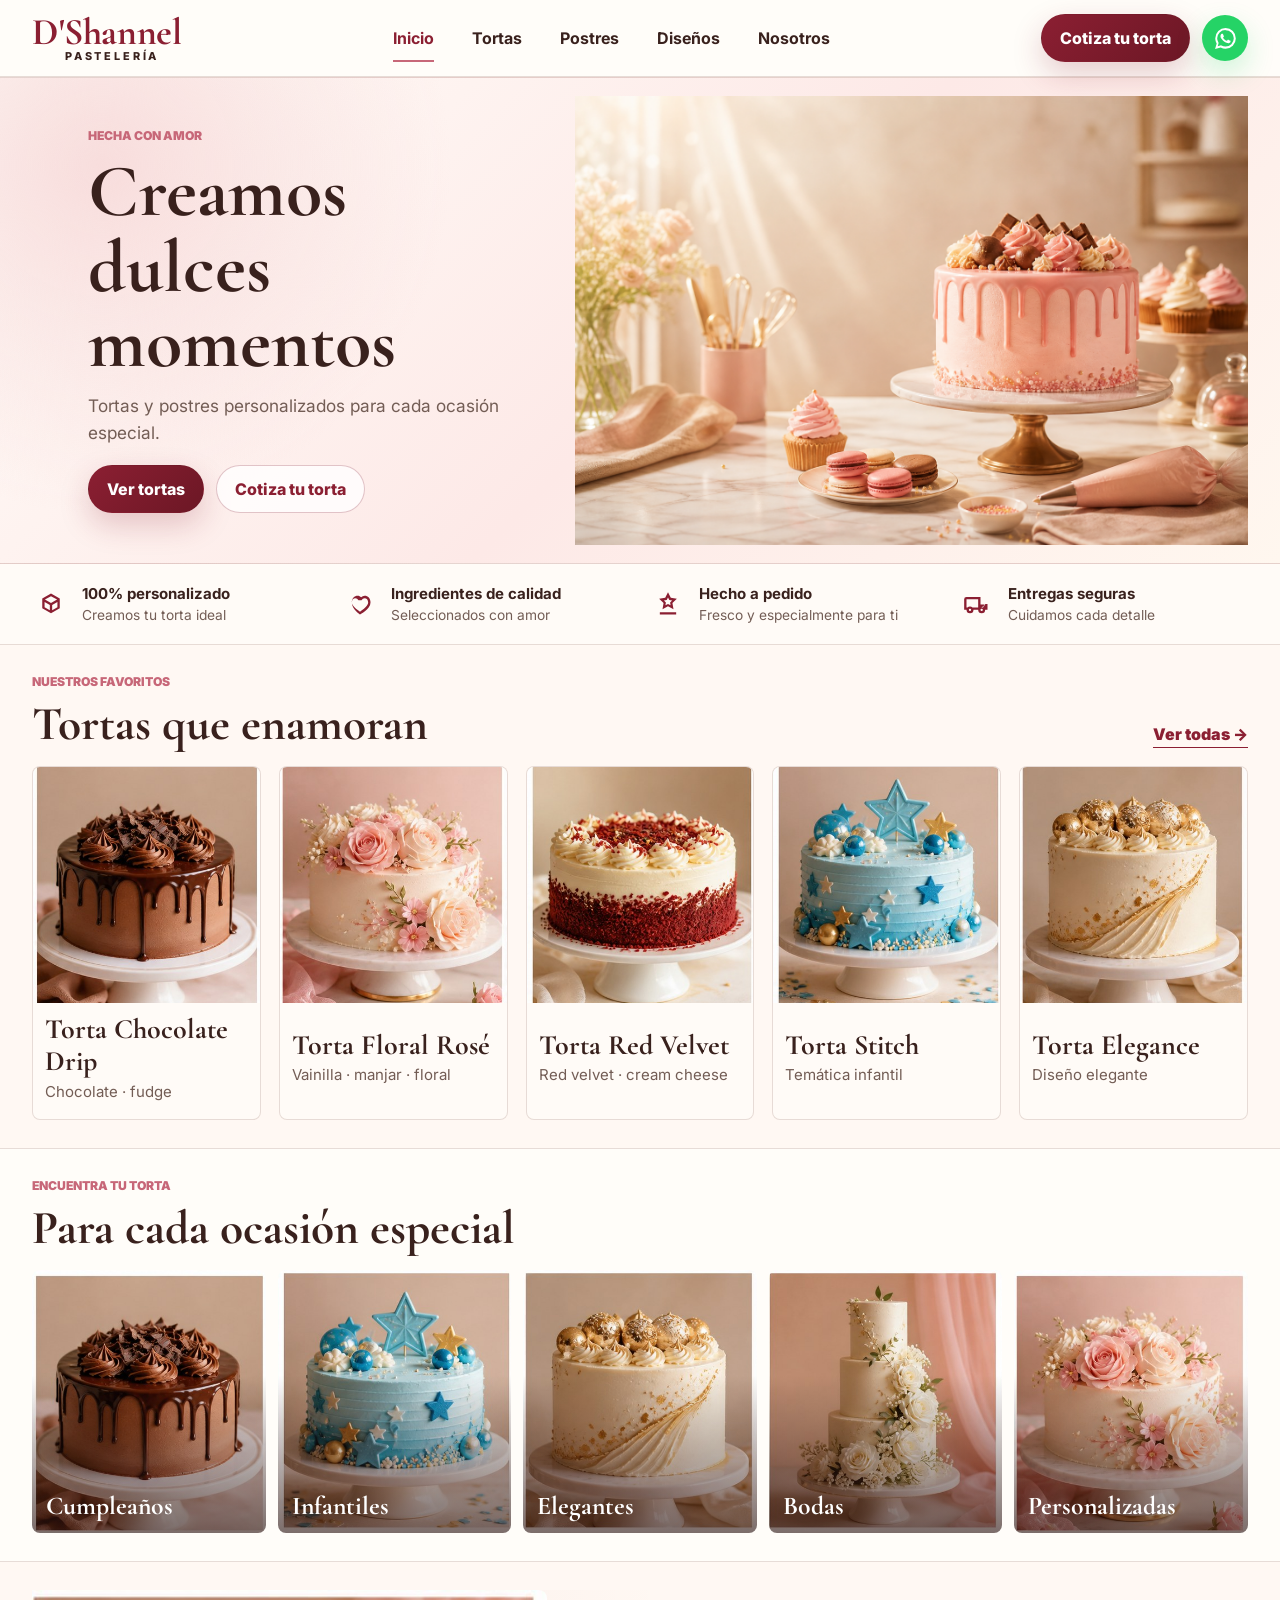
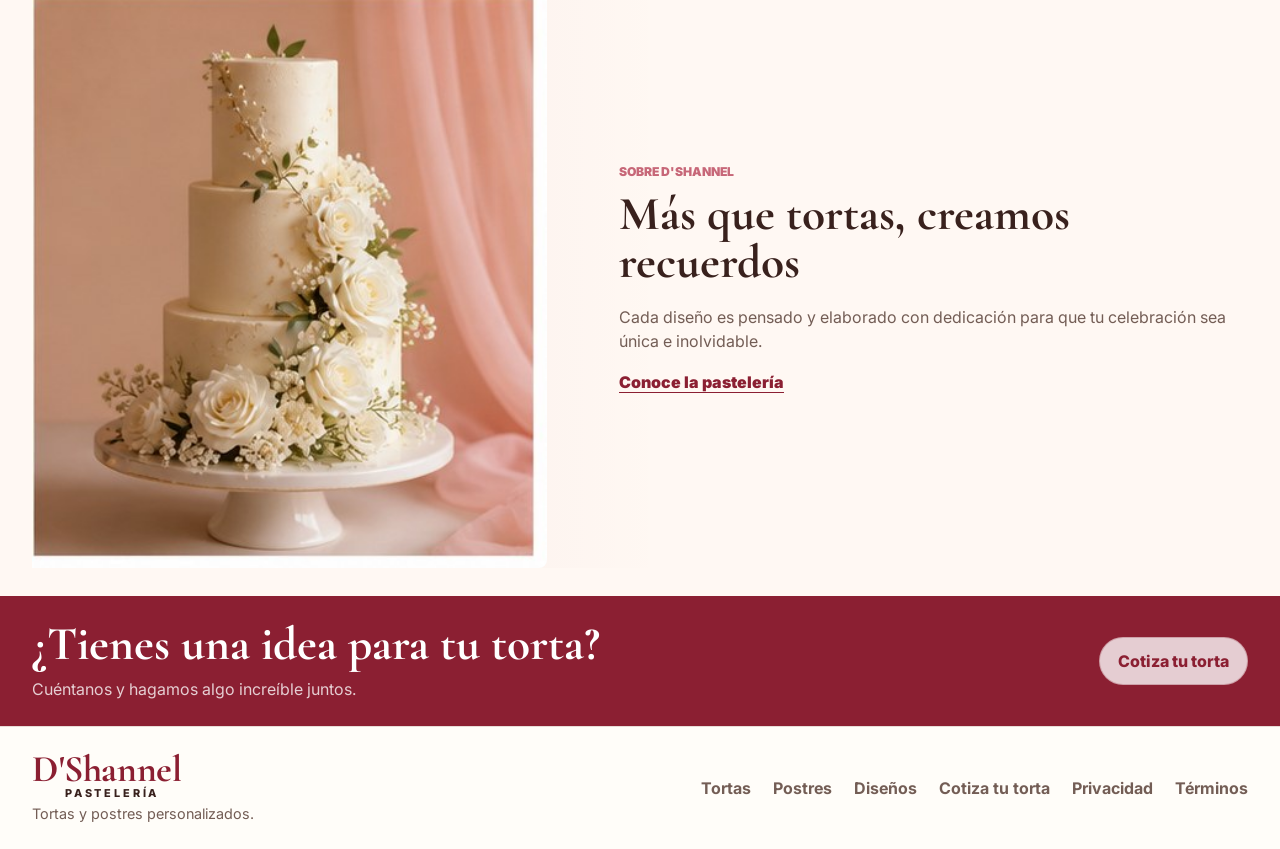
<file: index.html>
<!DOCTYPE html>
<html lang="es">
<head>
  <meta charset="UTF-8">
  <meta name="viewport" content="width=device-width, initial-scale=1.0">
  <title>D'Shannel Pastelería | Inicio</title>
  <meta name="description" content="D'Shannel Pastelería: tortas y postres personalizados para celebraciones especiales.">
  <link rel="preconnect" href="https://fonts.googleapis.com">
  <link rel="preconnect" href="https://fonts.gstatic.com" crossorigin>
  <link href="https://fonts.googleapis.com/css2?family=Cormorant+Garamond:wght@600;700&family=Inter:wght@400;500;600;700;800&display=swap" rel="stylesheet">
  <link rel="stylesheet" href="style.css?v=site2">
</head>
<body>
  <header class="site-header">
    <div class="container header-inner">
      <a class="brand" href="index.html" aria-label="Ir al inicio">
        <strong>D'Shannel</strong>
        <span>PASTELERÍA</span>
      </a>
      <button class="menu-toggle" type="button" aria-label="Abrir menú" aria-expanded="false"><span></span><span></span></button>
      <nav class="nav-links" aria-label="Navegación principal">
        <a class="active" href="index.html">Inicio</a>
        <a href="tortas.html">Tortas</a>
        <a href="postres.html">Postres</a>
        <a href="disenos.html">Diseños</a>
        <a href="nosotros.html">Nosotros</a>
      </nav>
      <a class="header-cta" href="cotizar.html">Cotiza tu torta</a>
    </div>
  </header>

  <main>
    <section class="home-hero hero-frame">
      <div class="container hero">
        <div class="hero-copy reveal">
          <p class="eyebrow">Hecha con amor</p>
          <h1>Creamos dulces momentos</h1>
          <p>Tortas y postres personalizados para cada ocasión especial.</p>
          <div class="hero-actions">
            <a class="btn primary" href="tortas.html">Ver tortas</a>
            <a class="btn secondary" href="cotizar.html">Cotiza tu torta</a>
          </div>
        </div>
        <div class="hero-visual reveal">
          <img src="assets/hero-pasteleria.png" alt="Torta floral de D'Shannel Pastelería">
        </div>
      </div>
    </section>

    <section class="benefit-strip">
      <div class="container benefit-grid">
        <article>
          <span class="benefit-icon"><svg viewBox="0 0 24 24"><path d="M12 3 4.5 7.2v8.4L12 20l7.5-4.4V7.2L12 3Zm0 2.3 5.2 2.9L12 11.1 6.8 8.2 12 5.3Zm-5.5 5 4.5 2.5v4.6l-4.5-2.6v-4.5Zm6.5 7.1v-4.6l4.5-2.5v4.5L13 17.4Z"/></svg></span>
          <div><strong>100% personalizado</strong><p>Creamos tu torta ideal</p></div>
        </article>
        <article>
          <span class="benefit-icon"><svg viewBox="0 0 24 24"><path d="M12 21s-7-4.4-7-10.3C5 7.2 7.2 5 10 5c1.2 0 2.2.5 3 1.3A4 4 0 0 1 16 5c2.8 0 5 2.2 5 5.7C21 16.6 12 21 12 21Zm0-2.4c2.7-1.8 7-5.3 7-7.9C19 8.3 17.6 7 16 7c-1.2 0-2 .7-2.7 1.7h-2.6C10 7.7 9.2 7 8 7c-1.6 0-3 1.3-3 3.7 0 2.7 4.3 6.1 7 7.9Z"/></svg></span>
          <div><strong>Ingredientes de calidad</strong><p>Seleccionados con amor</p></div>
        </article>
        <article>
          <span class="benefit-icon"><svg viewBox="0 0 24 24"><path d="m12 2 2.4 4.7 5.2.8-3.8 3.7.9 5.2L12 14l-4.7 2.4.9-5.2-3.8-3.7 5.2-.8L12 2Zm0 4.4-1.1 2.2-2.4.4 1.7 1.7-.4 2.4 2.2-1.1 2.2 1.1-.4-2.4L15.5 9l-2.4-.4L12 6.4ZM5 19h14v2H5v-2Z"/></svg></span>
          <div><strong>Hecho a pedido</strong><p>Fresco y especialmente para ti</p></div>
        </article>
        <article>
          <span class="benefit-icon"><svg viewBox="0 0 24 24"><path d="M3 6h12v9h2.2l2-3H21v5h-2a3 3 0 0 1-6 0H9a3 3 0 0 1-6 0H1V8a2 2 0 0 1 2-2Zm0 2v7h.8a3 3 0 0 1 4.4 0H13V8H3Zm12 2v5h.8a3 3 0 0 1 1.6-.8l1.1-1.7H15V10ZM6 18a1 1 0 1 0 0-2 1 1 0 0 0 0 2Zm10 0a1 1 0 1 0 0-2 1 1 0 0 0 0 2Z"/></svg></span>
          <div><strong>Entregas seguras</strong><p>Cuidamos cada detalle</p></div>
        </article>
      </div>
    </section>

    <section class="home-featured">
      <div class="container">
        <div class="section-head reveal">
          <div>
            <p class="eyebrow">Nuestros favoritos</p>
            <h2>Tortas que enamoran</h2>
          </div>
          <a class="text-link with-arrow" href="tortas.html">Ver todas</a>
        </div>
        <div class="featured-grid featured-grid-five reveal">
          <article class="product-card"><img src="assets/catalog/torta-chocolate-drip.jpg" alt="Torta Chocolate Drip"><div><h3>Torta Chocolate Drip</h3><p>Chocolate · fudge</p></div></article>
          <article class="product-card"><img src="assets/catalog/torta-floral-rose.jpg" alt="Torta Floral Rosé"><div><h3>Torta Floral Rosé</h3><p>Vainilla · manjar · floral</p></div></article>
          <article class="product-card"><img src="assets/catalog/torta-red-velvet.jpg" alt="Torta Red Velvet"><div><h3>Torta Red Velvet</h3><p>Red velvet · cream cheese</p></div></article>
          <article class="product-card"><img src="assets/catalog/torta-infantil-azul.jpg" alt="Torta temática infantil"><div><h3>Torta Stitch</h3><p>Temática infantil</p></div></article>
          <article class="product-card"><img src="assets/catalog/torta-elegance.jpg" alt="Torta Elegance"><div><h3>Torta Elegance</h3><p>Diseño elegante</p></div></article>
        </div>
      </div>
    </section>

    <section class="category-band">
      <div class="container">
        <div class="section-head reveal">
          <div>
            <p class="eyebrow">Encuentra tu torta</p>
            <h2>Para cada ocasión especial</h2>
          </div>
        </div>
        <div class="category-grid reveal">
          <a class="category-tile" href="tortas.html?categoria=cumpleanos"><img src="assets/catalog/torta-chocolate-drip.jpg" alt="Tortas de cumpleaños"><span>Cumpleaños</span></a>
          <a class="category-tile" href="tortas.html?categoria=infantiles"><img src="assets/catalog/torta-infantil-azul.jpg" alt="Tortas infantiles"><span>Infantiles</span></a>
          <a class="category-tile" href="tortas.html?categoria=elegantes"><img src="assets/catalog/torta-elegance.jpg" alt="Tortas elegantes"><span>Elegantes</span></a>
          <a class="category-tile" href="tortas.html?categoria=bodas"><img src="assets/catalog/torta-bodas.jpg" alt="Tortas de bodas"><span>Bodas</span></a>
          <a class="category-tile" href="tortas.html?categoria=personalizadas"><img src="assets/catalog/torta-floral-rose.jpg" alt="Tortas personalizadas"><span>Personalizadas</span></a>
        </div>
      </div>
    </section>

    <section class="mini-about">
      <div class="container about-split">
        <div class="about-photo reveal">
          <img src="assets/catalog/torta-bodas.jpg" alt="Detalle de torta artesanal">
        </div>
        <div class="reveal">
          <p class="eyebrow">Sobre D'Shannel</p>
          <h2>Más que tortas, creamos recuerdos</h2>
          <p>Cada diseño es pensado y elaborado con dedicación para que tu celebración sea única e inolvidable.</p>
          <a class="text-link" href="nosotros.html">Conoce la pastelería</a>
        </div>
      </div>
    </section>

    <section class="cta-band sticky-cta-band">
      <div class="container">
        <div>
          <h2>¿Tienes una idea para tu torta?</h2>
          <p>Cuéntanos y hagamos algo increíble juntos.</p>
        </div>
        <a class="btn secondary" href="cotizar.html">Cotiza tu torta</a>
      </div>
    </section>
  </main>

  <footer class="site-footer">
    <div class="container footer-inner">
      <div class="footer-brand">
        <a class="brand" href="index.html"><strong>D'Shannel</strong><span>PASTELERÍA</span></a>
        <p>Tortas y postres personalizados.</p>
      </div>
      <nav class="footer-links" aria-label="Enlaces de pie de página">
        <a href="tortas.html">Tortas</a>
        <a href="postres.html">Postres</a>
        <a href="disenos.html">Diseños</a>
        <a href="cotizar.html">Cotiza tu torta</a>
        <a href="politica-privacidad.html">Privacidad</a>
        <a href="terminos-condiciones.html">Términos</a>
      </nav>
    </div>
  </footer>

  <div class="toast" id="toast" role="status" aria-live="polite"></div>
  <script src="script.js?v=site2"></script>
</body>
</html>
</file>
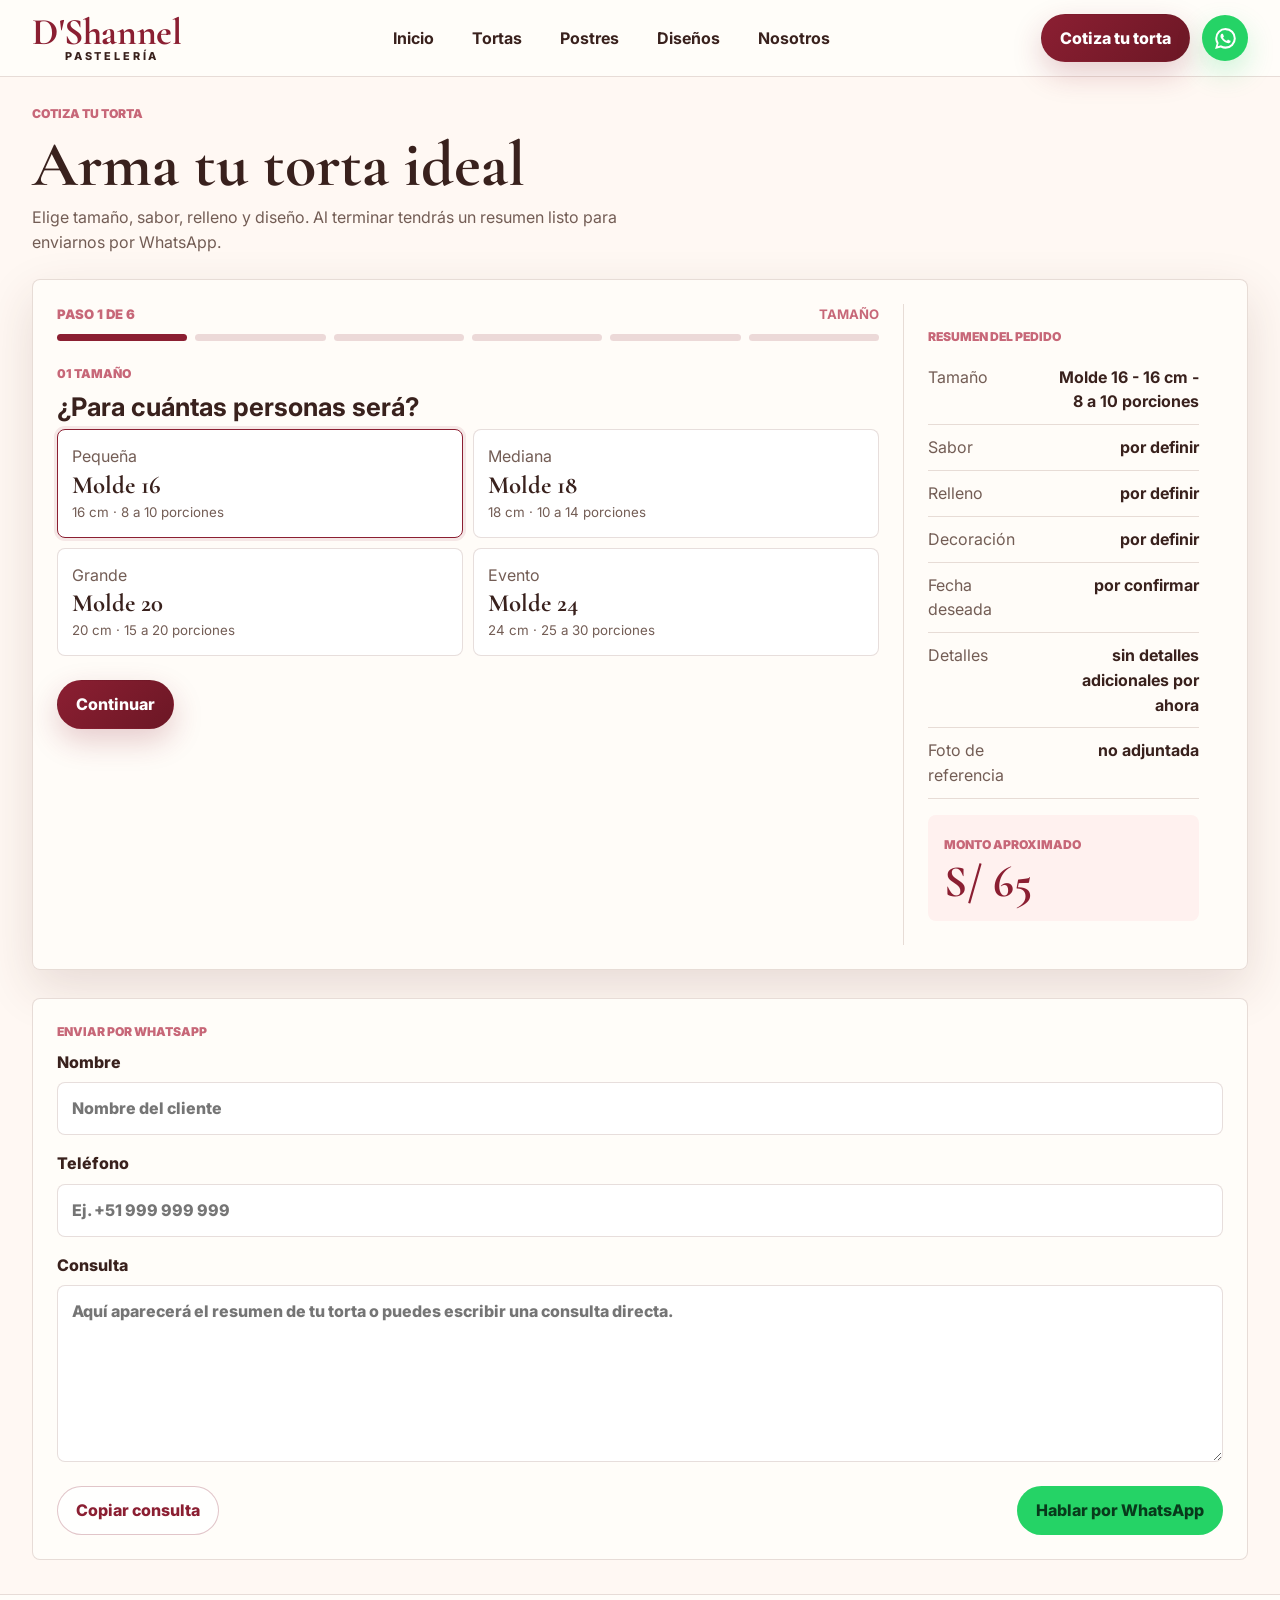
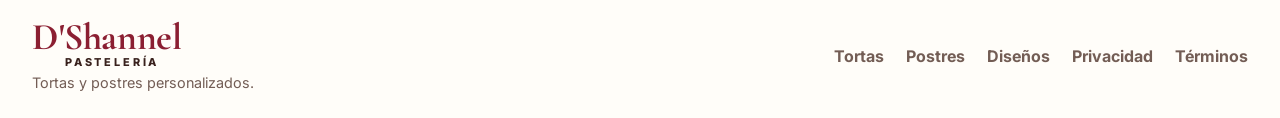
<file: cotizar.html>
<!DOCTYPE html>
<html lang="es">
<head>
  <meta charset="UTF-8">
  <meta name="viewport" content="width=device-width, initial-scale=1.0">
  <title>Cotiza tu torta | D'Shannel Pastelería</title>
  <meta name="description" content="Arma tu torta personalizada y envía la cotización por WhatsApp a D'Shannel Pastelería.">
  <link rel="preconnect" href="https://fonts.googleapis.com">
  <link rel="preconnect" href="https://fonts.gstatic.com" crossorigin>
  <link href="https://fonts.googleapis.com/css2?family=Cormorant+Garamond:wght@600;700&family=Inter:wght@400;500;600;700;800&display=swap" rel="stylesheet">
  <link rel="stylesheet" href="style.css?v=site1">
</head>
<body>
  <header class="site-header">
    <div class="container header-inner">
      <a class="brand" href="index.html"><strong>D'Shannel</strong><span>PASTELERÍA</span></a>
      <button class="menu-toggle" type="button" aria-label="Abrir menú" aria-expanded="false"><span></span><span></span></button>
      <nav class="nav-links"><a href="index.html">Inicio</a><a href="tortas.html">Tortas</a><a href="postres.html">Postres</a><a href="disenos.html">Diseños</a><a href="nosotros.html">Nosotros</a></nav>
      <a class="header-cta active" href="cotizar.html">Cotiza tu torta</a>
    </div>
  </header>

  <main class="quote-page">
    <section class="container quote-intro reveal">
      <p class="eyebrow">Cotiza tu torta</p>
      <h1>Arma tu torta ideal</h1>
      <p>Elige tamaño, sabor, relleno y diseño. Al terminar tendrás un resumen listo para enviarnos por WhatsApp.</p>
    </section>

    <section class="container builder-card reveal">
      <form class="cake-form" id="cakeForm">
        <div class="builder-progress" aria-label="Progreso del configurador">
          <div class="step-meta">
            <span id="stepCounter">Paso 1 de 6</span>
            <strong id="stepName">Tamaño</strong>
          </div>
          <div class="step-dots">
            <button type="button" class="progress-step active" data-goto="0" aria-label="Tamaño"></button>
            <button type="button" class="progress-step" data-goto="1" aria-label="Sabor"></button>
            <button type="button" class="progress-step" data-goto="2" aria-label="Relleno"></button>
            <button type="button" class="progress-step" data-goto="3" aria-label="Diseño"></button>
            <button type="button" class="progress-step" data-goto="4" aria-label="Fecha"></button>
            <button type="button" class="progress-step" data-goto="5" aria-label="Pedido"></button>
          </div>
        </div>

        <section class="builder-step active" data-step="0" data-title="Tamaño">
          <p class="step-label">01 Tamaño</p>
          <h3>¿Para cuántas personas será?</h3>
          <div class="choice-grid size-grid">
            <label class="choice-tile"><input type="radio" name="mold" value="Molde 16 - 16 cm - 8 a 10 porciones" data-price="65" checked><span>Pequeña</span><strong>Molde 16</strong><small>16 cm · 8 a 10 porciones</small></label>
            <label class="choice-tile"><input type="radio" name="mold" value="Molde 18 - 18 cm - 10 a 14 porciones" data-price="82"><span>Mediana</span><strong>Molde 18</strong><small>18 cm · 10 a 14 porciones</small></label>
            <label class="choice-tile"><input type="radio" name="mold" value="Molde 20 - 20 cm - 15 a 20 porciones" data-price="105"><span>Grande</span><strong>Molde 20</strong><small>20 cm · 15 a 20 porciones</small></label>
            <label class="choice-tile"><input type="radio" name="mold" value="Molde 24 - 24 cm - 25 a 30 porciones" data-price="148"><span>Evento</span><strong>Molde 24</strong><small>24 cm · 25 a 30 porciones</small></label>
          </div>
        </section>

        <section class="builder-step" data-step="1" data-title="Sabor">
          <p class="step-label">02 Sabor</p>
          <h3>Elige un sabor o déjalo por definir.</h3>
          <div class="choice-grid compact">
            <label><input type="radio" name="flavor" value="Vainilla"><span>Vainilla</span></label><label><input type="radio" name="flavor" value="Chocolate"><span>Chocolate</span></label><label><input type="radio" name="flavor" value="Marmoleado"><span>Marmoleado</span></label><label><input type="radio" name="flavor" value="Naranja"><span>Naranja</span></label><label><input type="radio" name="flavor" value="Limón"><span>Limón</span></label><label><input type="radio" name="flavor" value="Coco"><span>Coco</span></label><label><input type="radio" name="flavor" value="Lúcuma"><span>Lúcuma</span></label><label><input type="radio" name="flavor" value="Red Velvet"><span>Red Velvet</span></label><label><input type="radio" name="flavor" value="Tres Leches"><span>Tres Leches</span></label><label><input type="radio" name="flavor" value="Selva Negra"><span>Selva Negra</span></label>
          </div>
        </section>

        <section class="builder-step" data-step="2" data-title="Relleno">
          <p class="step-label">03 Relleno</p>
          <h3>Selecciona el relleno que prefieres.</h3>
          <div class="choice-grid compact">
            <label><input type="radio" name="filling" value="Manjar blanco"><span>Manjar blanco</span></label><label><input type="radio" name="filling" value="Fudge"><span>Fudge</span></label><label><input type="radio" name="filling" value="Chantilly"><span>Chantilly</span></label><label><input type="radio" name="filling" value="Crema pastelera"><span>Crema pastelera</span></label><label><input type="radio" name="filling" value="Ganache de chocolate"><span>Ganache</span></label><label><input type="radio" name="filling" value="Mermelada de fresa"><span>Mermelada fresa</span></label><label><input type="radio" name="filling" value="Mermelada de piña"><span>Mermelada piña</span></label><label><input type="radio" name="filling" value="Mousse de maracuyá"><span>Mousse maracuyá</span></label><label><input type="radio" name="filling" value="Mousse de lúcuma"><span>Mousse lúcuma</span></label><label><input type="radio" name="filling" value="Crema de Oreo"><span>Crema Oreo</span></label><label><input type="radio" name="filling" value="Nutella"><span>Nutella</span></label><label><input type="radio" name="filling" value="Cream Cheese"><span>Cream Cheese</span></label>
          </div>
        </section>

        <section class="builder-step" data-step="3" data-title="Diseño">
          <p class="step-label">04 Diseño</p>
          <h3>Cuéntanos cómo la imaginas.</h3>
          <label class="field"><span>Decoración o temática</span><input id="style" name="style" type="text" placeholder="Ej. flores, drip cake, mariposas, fútbol, temática infantil..."></label>
          <label class="field"><span>Detalles del cliente</span><textarea id="notes" name="notes" rows="4" placeholder="Colores, nombre, edad, dedicatoria o detalles especiales..."></textarea></label>
          <div class="field">
            <span>Foto de referencia</span>
            <label class="upload-box" for="referencePhoto"><input id="referencePhoto" name="referencePhoto" type="file" accept="image/*"><span class="upload-icon" aria-hidden="true">+</span><span><strong>Sube una foto de inspiración</strong><small>Ayuda a cotizar con más precisión.</small></span></label>
            <div class="upload-preview" id="uploadPreview" hidden><img id="previewImage" alt="Vista previa de la referencia enviada"><div><strong id="fileName">Imagen seleccionada</strong><small>En hosting con PHP se enviará como enlace por WhatsApp.</small></div><button class="remove-upload" id="removePhoto" type="button">Quitar</button></div>
          </div>
        </section>

        <section class="builder-step" data-step="4" data-title="Fecha">
          <p class="step-label">05 Fecha</p>
          <h3>¿Cuándo la necesitas?</h3>
          <label class="field"><span>Fecha deseada</span><input id="delivery" name="delivery" type="date"></label>
          <p>Recomendamos pedir con 3 a 5 días de anticipación para decoraciones especiales.</p>
        </section>

        <section class="builder-step" data-step="5" data-title="Pedido">
          <p class="step-label">06 Tu pedido</p>
          <h3>Revisa tu torta antes de enviarla.</h3>
          <p>Tu resumen aparece al lado y también se copiará en la consulta de WhatsApp.</p>
        </section>

        <div class="builder-controls">
          <button class="btn secondary" type="button" id="prevStep">Anterior</button>
          <button class="btn primary" type="button" id="nextStep">Continuar</button>
          <button class="btn primary full hidden" type="submit" id="prepareQuote">Preparar consulta</button>
        </div>
      </form>

      <aside class="builder-summary-panel">
        <div>
          <p class="eyebrow">Resumen del pedido</p>
          <div class="summary-list" id="builderSummary"></div>
        </div>
        <div class="estimate-box">
          <span>Monto aproximado</span>
          <strong id="estimate">S/ 65</strong>
        </div>
      </aside>
    </section>

    <section class="container">
      <form class="consult-form reveal" id="consultForm">
        <p class="eyebrow">Enviar por WhatsApp</p>
        <label class="field"><span>Nombre</span><input id="clientName" name="clientName" type="text" placeholder="Nombre del cliente" autocomplete="name"></label>
        <label class="field"><span>Teléfono</span><input id="clientPhone" name="clientPhone" type="tel" placeholder="Ej. +51 999 999 999" autocomplete="tel" inputmode="tel" maxlength="16"></label>
        <label class="field"><span>Consulta</span><textarea id="requestSummary" name="requestSummary" rows="6" placeholder="Aquí aparecerá el resumen de tu torta o puedes escribir una consulta directa."></textarea></label>
        <div class="consult-actions"><button class="btn secondary" type="submit">Copiar consulta</button><a class="btn whatsapp" id="whatsappLink" href="https://wa.me/51993124676" target="_blank" rel="noreferrer">Hablar por WhatsApp</a></div>
      </form>
    </section>
  </main>

  <footer class="site-footer"><div class="container footer-inner"><div class="footer-brand"><a class="brand" href="index.html"><strong>D'Shannel</strong><span>PASTELERÍA</span></a><p>Tortas y postres personalizados.</p></div><nav class="footer-links"><a href="tortas.html">Tortas</a><a href="postres.html">Postres</a><a href="disenos.html">Diseños</a><a href="politica-privacidad.html">Privacidad</a><a href="terminos-condiciones.html">Términos</a></nav></div></footer>
  <div class="toast" id="toast" role="status" aria-live="polite"></div>
  <script src="script.js?v=site1"></script>
</body>
</html>
</file>
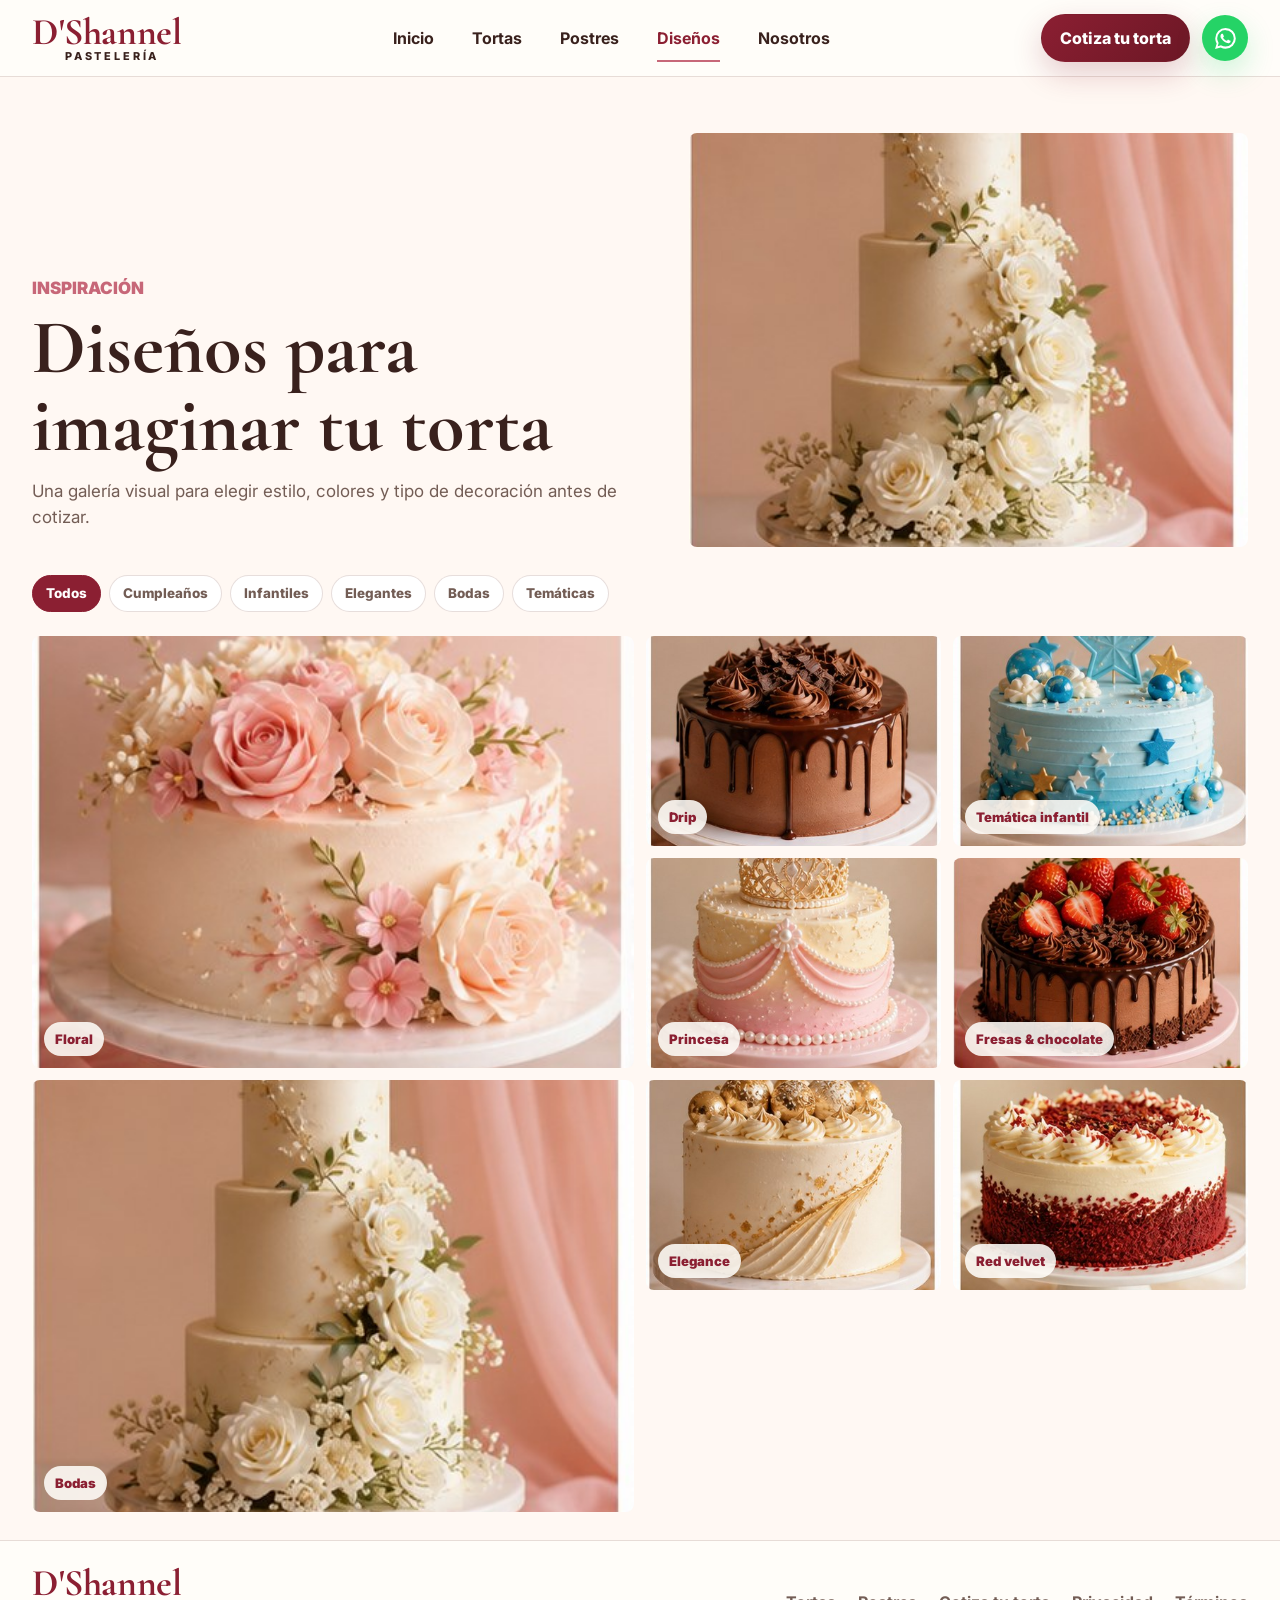
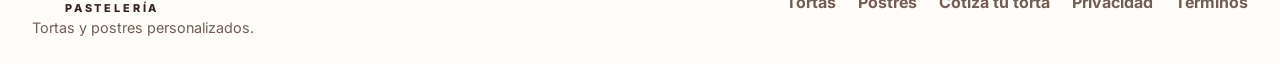
<file: disenos.html>
<!DOCTYPE html>
<html lang="es">
<head>
  <meta charset="UTF-8">
  <meta name="viewport" content="width=device-width, initial-scale=1.0">
  <title>Diseños D'Shannel | Galería</title>
  <meta name="description" content="Galería visual de diseños de tortas personalizadas D'Shannel.">
  <link rel="preconnect" href="https://fonts.googleapis.com">
  <link rel="preconnect" href="https://fonts.gstatic.com" crossorigin>
  <link href="https://fonts.googleapis.com/css2?family=Cormorant+Garamond:wght@600;700&family=Inter:wght@400;500;600;700;800&display=swap" rel="stylesheet">
  <link rel="stylesheet" href="style.css?v=site1">
</head>
<body>
  <header class="site-header"><div class="container header-inner"><a class="brand" href="index.html"><strong>D'Shannel</strong><span>PASTELERÍA</span></a><button class="menu-toggle" type="button" aria-label="Abrir menú" aria-expanded="false"><span></span><span></span></button><nav class="nav-links"><a href="index.html">Inicio</a><a href="tortas.html">Tortas</a><a href="postres.html">Postres</a><a class="active" href="disenos.html">Diseños</a><a href="nosotros.html">Nosotros</a></nav><a class="header-cta" href="cotizar.html">Cotiza tu torta</a></div></header>
  <main class="page">
    <section class="container page-hero">
      <div class="reveal">
        <p class="eyebrow">Inspiración</p>
        <h1>Diseños para imaginar tu torta</h1>
        <p>Una galería visual para elegir estilo, colores y tipo de decoración antes de cotizar.</p>
      </div>
      <img class="reveal" src="assets/catalog/torta-bodas.jpg" alt="Torta elegante de varios pisos">
    </section>
    <section class="container">
      <div class="catalog-filters reveal">
        <button class="filter-chip active" type="button" data-filter="todos">Todos</button>
        <button class="filter-chip" type="button" data-filter="cumpleanos">Cumpleaños</button>
        <button class="filter-chip" type="button" data-filter="infantiles">Infantiles</button>
        <button class="filter-chip" type="button" data-filter="elegantes">Elegantes</button>
        <button class="filter-chip" type="button" data-filter="bodas">Bodas</button>
        <button class="filter-chip" type="button" data-filter="tematicas">Temáticas</button>
      </div>
      <div class="visual-gallery reveal">
        <figure class="catalog-product" data-category="elegantes"><img src="assets/catalog/torta-floral-rose.jpg" alt="Diseño floral personalizado"><figcaption>Floral</figcaption></figure>
        <figure class="catalog-product" data-category="cumpleanos"><img src="assets/catalog/torta-chocolate-drip.jpg" alt="Diseño chocolate drip"><figcaption>Drip</figcaption></figure>
        <figure class="catalog-product" data-category="infantiles tematicas"><img src="assets/catalog/torta-infantil-azul.jpg" alt="Diseño temático infantil"><figcaption>Temática infantil</figcaption></figure>
        <figure class="catalog-product" data-category="infantiles"><img src="assets/catalog/torta-princesa.jpg" alt="Diseño princesa"><figcaption>Princesa</figcaption></figure>
        <figure class="catalog-product" data-category="cumpleanos"><img src="assets/catalog/torta-fresas-chocolate.jpg" alt="Diseño fresas y chocolate"><figcaption>Fresas & chocolate</figcaption></figure>
        <figure class="catalog-product" data-category="bodas elegantes"><img src="assets/catalog/torta-bodas.jpg" alt="Diseño de bodas"><figcaption>Bodas</figcaption></figure>
        <figure class="catalog-product" data-category="elegantes"><img src="assets/catalog/torta-elegance.jpg" alt="Diseño elegante"><figcaption>Elegance</figcaption></figure>
        <figure class="catalog-product" data-category="cumpleanos"><img src="assets/catalog/torta-red-velvet.jpg" alt="Diseño red velvet"><figcaption>Red velvet</figcaption></figure>
      </div>
    </section>
  </main>
  <footer class="site-footer"><div class="container footer-inner"><div class="footer-brand"><a class="brand" href="index.html"><strong>D'Shannel</strong><span>PASTELERÍA</span></a><p>Tortas y postres personalizados.</p></div><nav class="footer-links"><a href="tortas.html">Tortas</a><a href="postres.html">Postres</a><a href="cotizar.html">Cotiza tu torta</a><a href="politica-privacidad.html">Privacidad</a><a href="terminos-condiciones.html">Términos</a></nav></div></footer>
  <script src="script.js?v=site1"></script>
</body>
</html>
</file>
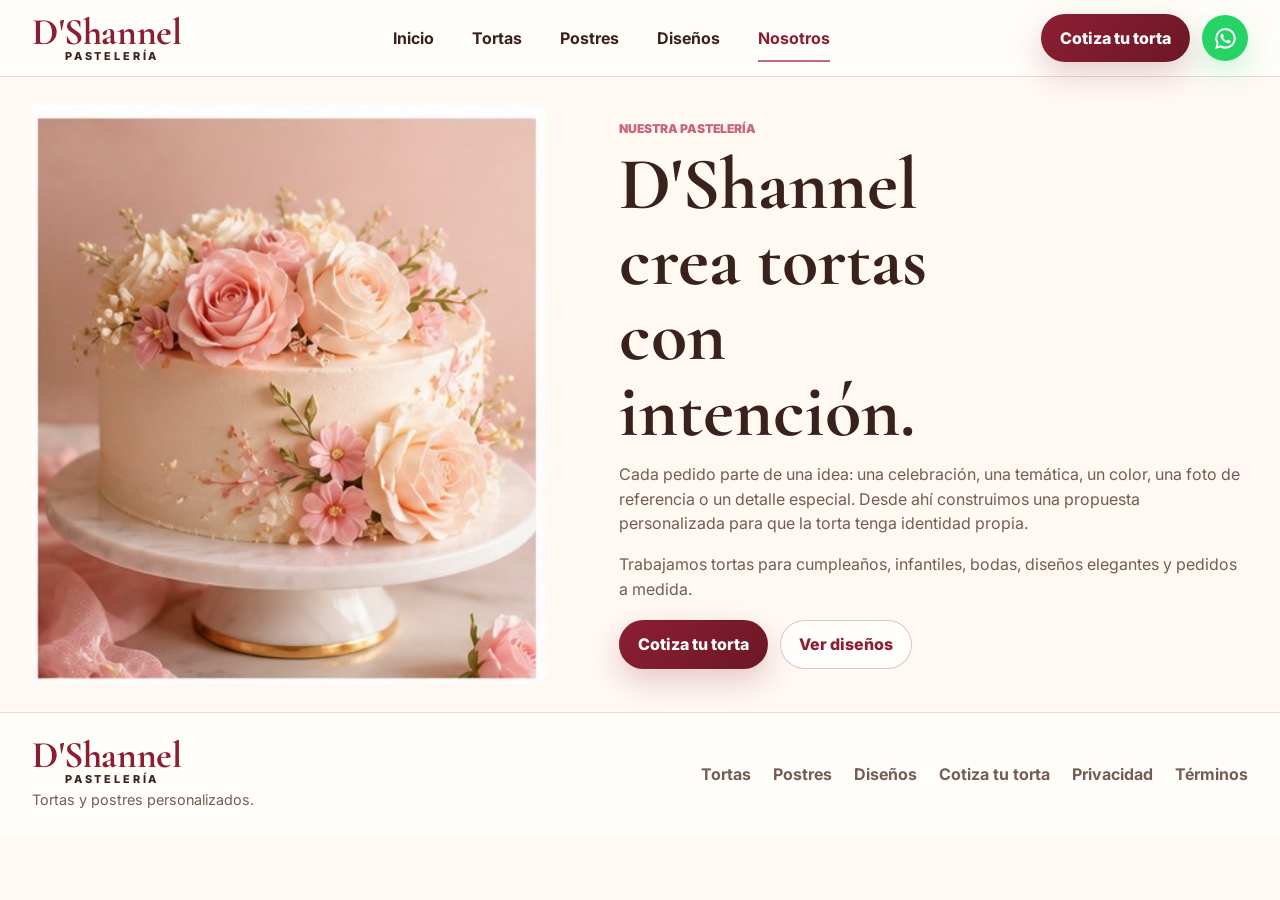
<file: nosotros.html>
<!DOCTYPE html>
<html lang="es">
<head>
  <meta charset="UTF-8">
  <meta name="viewport" content="width=device-width, initial-scale=1.0">
  <title>Nosotros | D'Shannel Pastelería</title>
  <meta name="description" content="Conoce D'Shannel Pastelería y su propuesta de tortas personalizadas.">
  <link rel="preconnect" href="https://fonts.googleapis.com">
  <link rel="preconnect" href="https://fonts.gstatic.com" crossorigin>
  <link href="https://fonts.googleapis.com/css2?family=Cormorant+Garamond:wght@600;700&family=Inter:wght@400;500;600;700;800&display=swap" rel="stylesheet">
  <link rel="stylesheet" href="style.css?v=site1">
</head>
<body>
  <header class="site-header"><div class="container header-inner"><a class="brand" href="index.html"><strong>D'Shannel</strong><span>PASTELERÍA</span></a><button class="menu-toggle" type="button" aria-label="Abrir menú" aria-expanded="false"><span></span><span></span></button><nav class="nav-links"><a href="index.html">Inicio</a><a href="tortas.html">Tortas</a><a href="postres.html">Postres</a><a href="disenos.html">Diseños</a><a class="active" href="nosotros.html">Nosotros</a></nav><a class="header-cta" href="cotizar.html">Cotiza tu torta</a></div></header>
  <main class="page">
    <section class="container about-layout">
      <div class="about-photo reveal"><img src="assets/catalog/torta-floral-rose.jpg" alt="Torta floral D'Shannel"></div>
      <div class="reveal">
        <p class="eyebrow">Nuestra pastelería</p>
        <h1>D'Shannel crea tortas con intención.</h1>
        <p>Cada pedido parte de una idea: una celebración, una temática, un color, una foto de referencia o un detalle especial. Desde ahí construimos una propuesta personalizada para que la torta tenga identidad propia.</p>
        <p>Trabajamos tortas para cumpleaños, infantiles, bodas, diseños elegantes y pedidos a medida.</p>
        <div class="hero-actions">
          <a class="btn primary" href="cotizar.html">Cotiza tu torta</a>
          <a class="btn secondary" href="disenos.html">Ver diseños</a>
        </div>
      </div>
    </section>
  </main>
  <footer class="site-footer"><div class="container footer-inner"><div class="footer-brand"><a class="brand" href="index.html"><strong>D'Shannel</strong><span>PASTELERÍA</span></a><p>Tortas y postres personalizados.</p></div><nav class="footer-links"><a href="tortas.html">Tortas</a><a href="postres.html">Postres</a><a href="disenos.html">Diseños</a><a href="cotizar.html">Cotiza tu torta</a><a href="politica-privacidad.html">Privacidad</a><a href="terminos-condiciones.html">Términos</a></nav></div></footer>
  <script src="script.js?v=site1"></script>
</body>
</html>
</file>
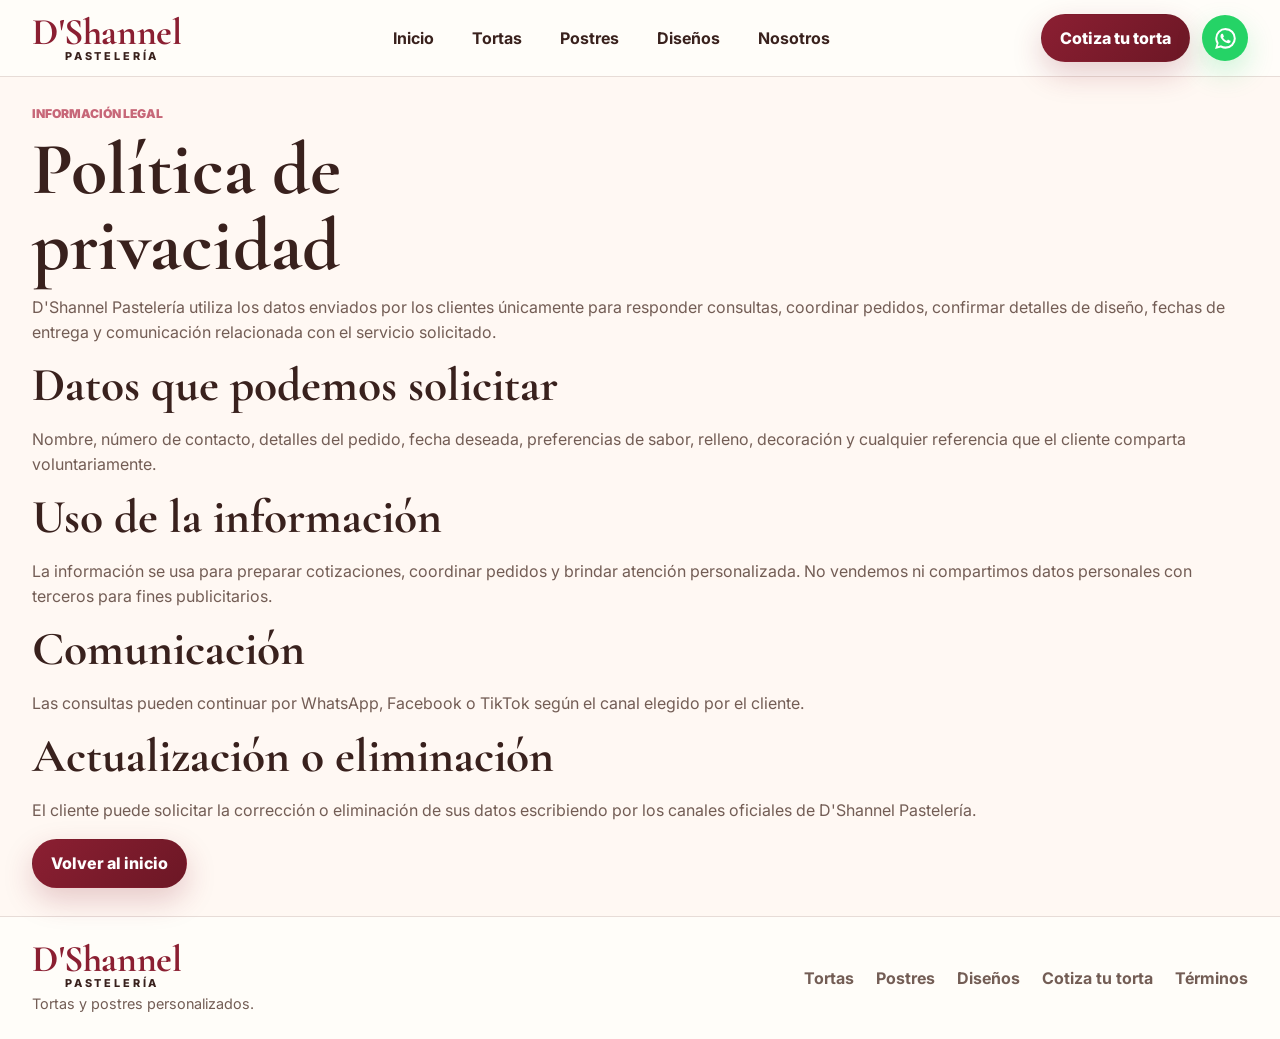
<file: politica-privacidad.html>
<!DOCTYPE html>
<html lang="es">
<head>
  <meta charset="UTF-8">
  <meta name="viewport" content="width=device-width, initial-scale=1.0">
  <title>Política de privacidad | D'Shannel Pastelería</title>
  <link rel="preconnect" href="https://fonts.googleapis.com">
  <link rel="preconnect" href="https://fonts.gstatic.com" crossorigin>
  <link href="https://fonts.googleapis.com/css2?family=Cormorant+Garamond:wght@600;700&family=Inter:wght@400;500;600;700;800&display=swap" rel="stylesheet">
  <link rel="stylesheet" href="style.css?v=site1">
</head>
<body>
  <header class="site-header"><div class="container header-inner"><a class="brand" href="index.html"><strong>D'Shannel</strong><span>PASTELERÍA</span></a><button class="menu-toggle" type="button" aria-label="Abrir menú" aria-expanded="false"><span></span><span></span></button><nav class="nav-links"><a href="index.html">Inicio</a><a href="tortas.html">Tortas</a><a href="postres.html">Postres</a><a href="disenos.html">Diseños</a><a href="nosotros.html">Nosotros</a></nav><a class="header-cta" href="cotizar.html">Cotiza tu torta</a></div></header>
  <main class="page">
    <section class="container">
      <p class="eyebrow">Información legal</p>
      <h1>Política de privacidad</h1>
      <p>D'Shannel Pastelería utiliza los datos enviados por los clientes únicamente para responder consultas, coordinar pedidos, confirmar detalles de diseño, fechas de entrega y comunicación relacionada con el servicio solicitado.</p>
      <h2>Datos que podemos solicitar</h2>
      <p>Nombre, número de contacto, detalles del pedido, fecha deseada, preferencias de sabor, relleno, decoración y cualquier referencia que el cliente comparta voluntariamente.</p>
      <h2>Uso de la información</h2>
      <p>La información se usa para preparar cotizaciones, coordinar pedidos y brindar atención personalizada. No vendemos ni compartimos datos personales con terceros para fines publicitarios.</p>
      <h2>Comunicación</h2>
      <p>Las consultas pueden continuar por WhatsApp, Facebook o TikTok según el canal elegido por el cliente.</p>
      <h2>Actualización o eliminación</h2>
      <p>El cliente puede solicitar la corrección o eliminación de sus datos escribiendo por los canales oficiales de D'Shannel Pastelería.</p>
      <a class="btn primary" href="index.html">Volver al inicio</a>
    </section>
  </main>
  <footer class="site-footer"><div class="container footer-inner"><div class="footer-brand"><a class="brand" href="index.html"><strong>D'Shannel</strong><span>PASTELERÍA</span></a><p>Tortas y postres personalizados.</p></div><nav class="footer-links"><a href="tortas.html">Tortas</a><a href="postres.html">Postres</a><a href="disenos.html">Diseños</a><a href="cotizar.html">Cotiza tu torta</a><a href="terminos-condiciones.html">Términos</a></nav></div></footer>
  <script src="script.js?v=site1"></script>
</body>
</html>
</file>
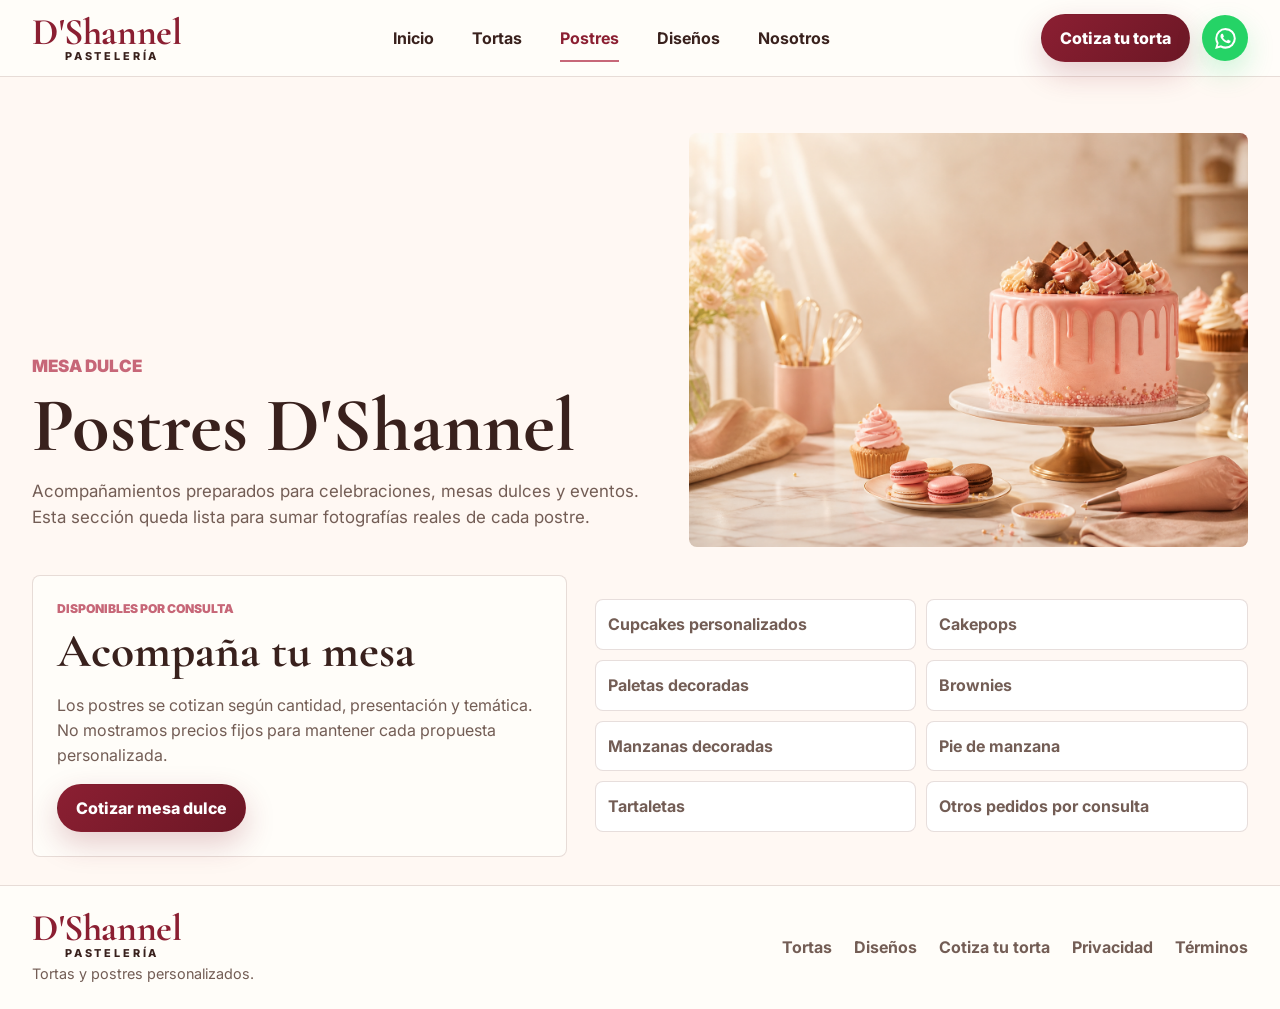
<file: postres.html>
<!DOCTYPE html>
<html lang="es">
<head>
  <meta charset="UTF-8">
  <meta name="viewport" content="width=device-width, initial-scale=1.0">
  <title>Postres D'Shannel</title>
  <meta name="description" content="Postres y acompañamientos para mesa dulce de D'Shannel Pastelería.">
  <link rel="preconnect" href="https://fonts.googleapis.com">
  <link rel="preconnect" href="https://fonts.gstatic.com" crossorigin>
  <link href="https://fonts.googleapis.com/css2?family=Cormorant+Garamond:wght@600;700&family=Inter:wght@400;500;600;700;800&display=swap" rel="stylesheet">
  <link rel="stylesheet" href="style.css?v=site1">
</head>
<body>
  <header class="site-header"><div class="container header-inner"><a class="brand" href="index.html"><strong>D'Shannel</strong><span>PASTELERÍA</span></a><button class="menu-toggle" type="button" aria-label="Abrir menú" aria-expanded="false"><span></span><span></span></button><nav class="nav-links"><a href="index.html">Inicio</a><a href="tortas.html">Tortas</a><a class="active" href="postres.html">Postres</a><a href="disenos.html">Diseños</a><a href="nosotros.html">Nosotros</a></nav><a class="header-cta" href="cotizar.html">Cotiza tu torta</a></div></header>
  <main class="page">
    <section class="container page-hero">
      <div class="reveal">
        <p class="eyebrow">Mesa dulce</p>
        <h1>Postres D'Shannel</h1>
        <p>Acompañamientos preparados para celebraciones, mesas dulces y eventos. Esta sección queda lista para sumar fotografías reales de cada postre.</p>
      </div>
      <img class="reveal" src="assets/hero-pasteleria.png" alt="Mesa dulce de pastelería">
    </section>
    <section class="container postres-layout">
      <div class="postres-panel reveal">
        <p class="eyebrow">Disponibles por consulta</p>
        <h2>Acompaña tu mesa</h2>
        <p>Los postres se cotizan según cantidad, presentación y temática. No mostramos precios fijos para mantener cada propuesta personalizada.</p>
        <a class="btn primary" href="cotizar.html?producto=Mesa%20dulce">Cotizar mesa dulce</a>
      </div>
      <ul class="postres-list reveal">
        <li>Cupcakes personalizados</li>
        <li>Cakepops</li>
        <li>Paletas decoradas</li>
        <li>Brownies</li>
        <li>Manzanas decoradas</li>
        <li>Pie de manzana</li>
        <li>Tartaletas</li>
        <li>Otros pedidos por consulta</li>
      </ul>
    </section>
  </main>
  <footer class="site-footer"><div class="container footer-inner"><div class="footer-brand"><a class="brand" href="index.html"><strong>D'Shannel</strong><span>PASTELERÍA</span></a><p>Tortas y postres personalizados.</p></div><nav class="footer-links"><a href="tortas.html">Tortas</a><a href="disenos.html">Diseños</a><a href="cotizar.html">Cotiza tu torta</a><a href="politica-privacidad.html">Privacidad</a><a href="terminos-condiciones.html">Términos</a></nav></div></footer>
  <script src="script.js?v=site1"></script>
</body>
</html>
</file>
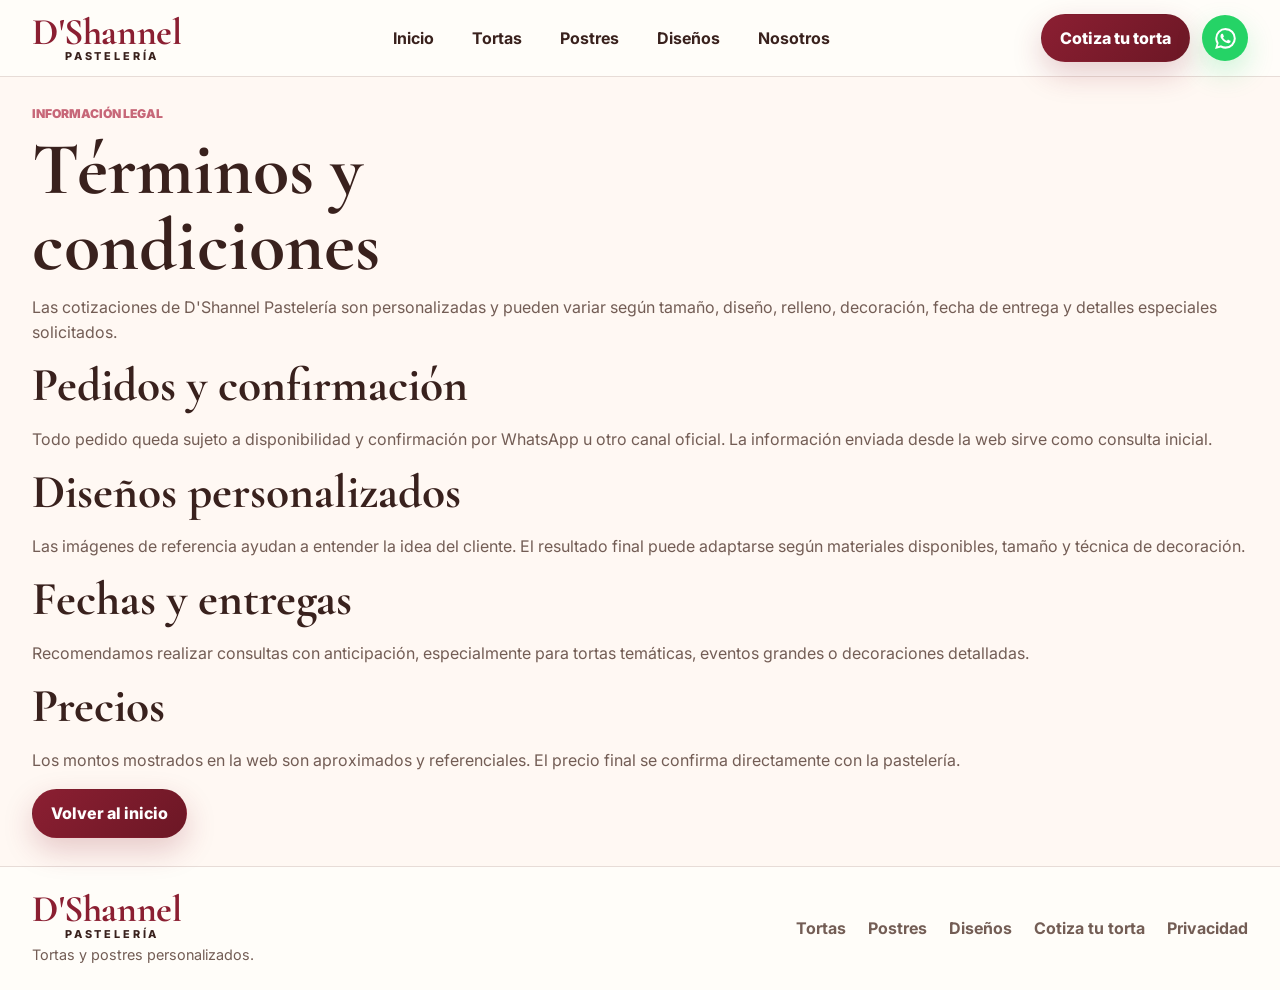
<file: terminos-condiciones.html>
<!DOCTYPE html>
<html lang="es">
<head>
  <meta charset="UTF-8">
  <meta name="viewport" content="width=device-width, initial-scale=1.0">
  <title>Términos y condiciones | D'Shannel Pastelería</title>
  <link rel="preconnect" href="https://fonts.googleapis.com">
  <link rel="preconnect" href="https://fonts.gstatic.com" crossorigin>
  <link href="https://fonts.googleapis.com/css2?family=Cormorant+Garamond:wght@600;700&family=Inter:wght@400;500;600;700;800&display=swap" rel="stylesheet">
  <link rel="stylesheet" href="style.css?v=site1">
</head>
<body>
  <header class="site-header"><div class="container header-inner"><a class="brand" href="index.html"><strong>D'Shannel</strong><span>PASTELERÍA</span></a><button class="menu-toggle" type="button" aria-label="Abrir menú" aria-expanded="false"><span></span><span></span></button><nav class="nav-links"><a href="index.html">Inicio</a><a href="tortas.html">Tortas</a><a href="postres.html">Postres</a><a href="disenos.html">Diseños</a><a href="nosotros.html">Nosotros</a></nav><a class="header-cta" href="cotizar.html">Cotiza tu torta</a></div></header>
  <main class="page">
    <section class="container">
      <p class="eyebrow">Información legal</p>
      <h1>Términos y condiciones</h1>
      <p>Las cotizaciones de D'Shannel Pastelería son personalizadas y pueden variar según tamaño, diseño, relleno, decoración, fecha de entrega y detalles especiales solicitados.</p>
      <h2>Pedidos y confirmación</h2>
      <p>Todo pedido queda sujeto a disponibilidad y confirmación por WhatsApp u otro canal oficial. La información enviada desde la web sirve como consulta inicial.</p>
      <h2>Diseños personalizados</h2>
      <p>Las imágenes de referencia ayudan a entender la idea del cliente. El resultado final puede adaptarse según materiales disponibles, tamaño y técnica de decoración.</p>
      <h2>Fechas y entregas</h2>
      <p>Recomendamos realizar consultas con anticipación, especialmente para tortas temáticas, eventos grandes o decoraciones detalladas.</p>
      <h2>Precios</h2>
      <p>Los montos mostrados en la web son aproximados y referenciales. El precio final se confirma directamente con la pastelería.</p>
      <a class="btn primary" href="index.html">Volver al inicio</a>
    </section>
  </main>
  <footer class="site-footer"><div class="container footer-inner"><div class="footer-brand"><a class="brand" href="index.html"><strong>D'Shannel</strong><span>PASTELERÍA</span></a><p>Tortas y postres personalizados.</p></div><nav class="footer-links"><a href="tortas.html">Tortas</a><a href="postres.html">Postres</a><a href="disenos.html">Diseños</a><a href="cotizar.html">Cotiza tu torta</a><a href="politica-privacidad.html">Privacidad</a></nav></div></footer>
  <script src="script.js?v=site1"></script>
</body>
</html>
</file>
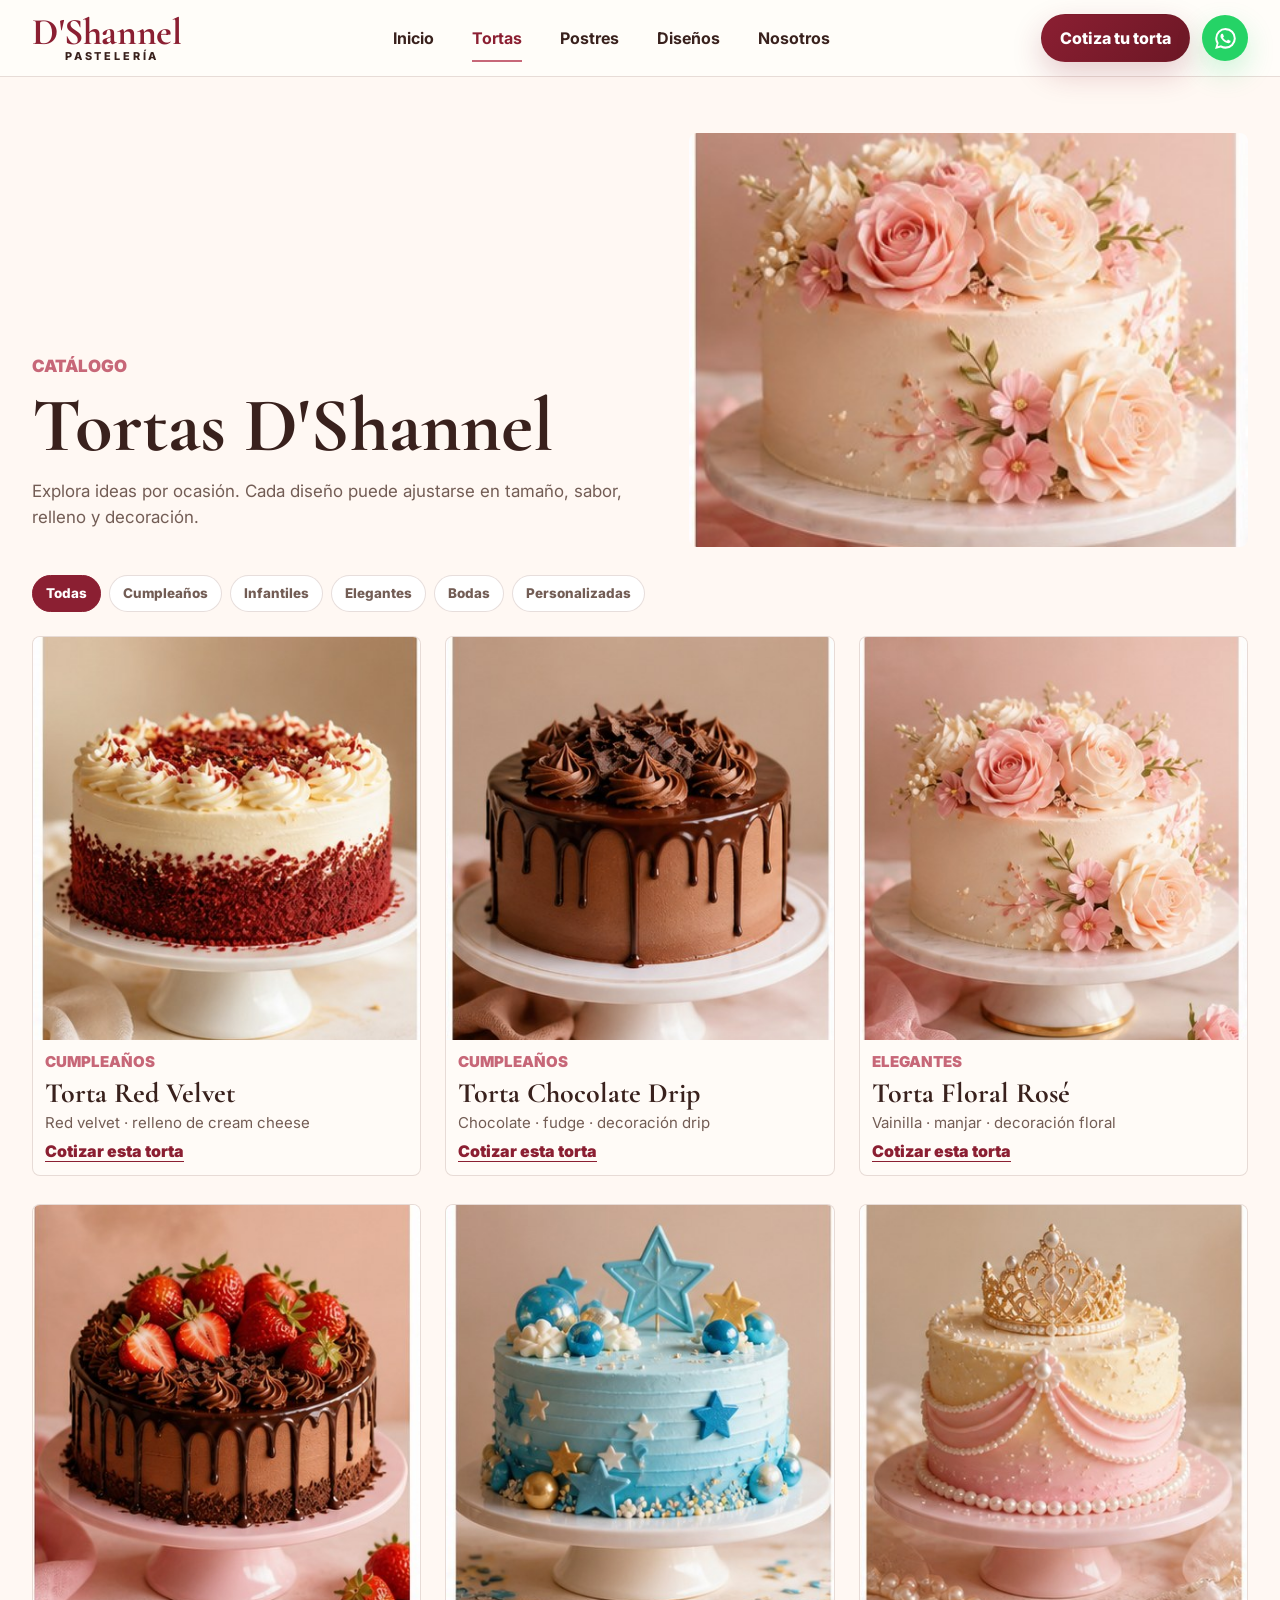
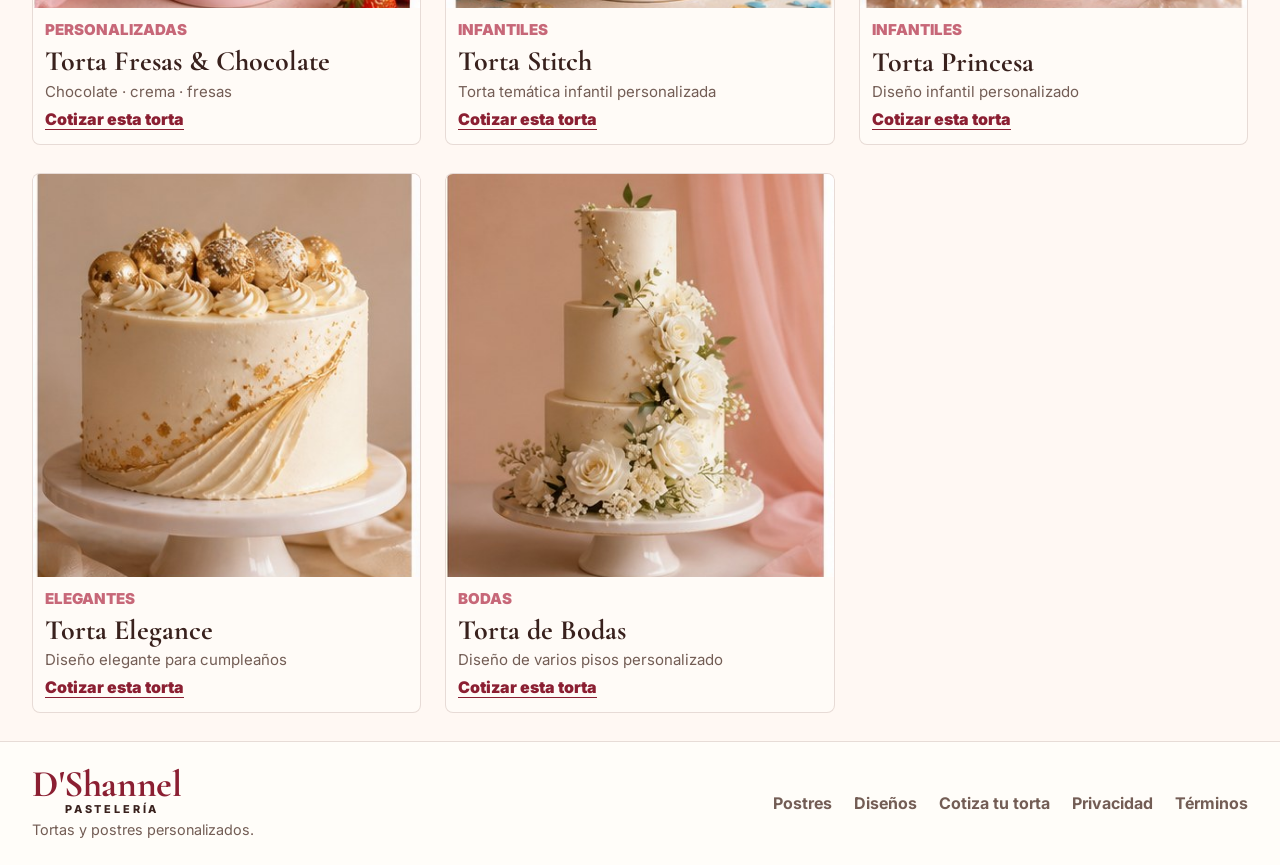
<file: tortas.html>
<!DOCTYPE html>
<html lang="es">
<head>
  <meta charset="UTF-8">
  <meta name="viewport" content="width=device-width, initial-scale=1.0">
  <title>Tortas D'Shannel | Catálogo</title>
  <meta name="description" content="Catálogo de tortas personalizadas de D'Shannel Pastelería.">
  <link rel="preconnect" href="https://fonts.googleapis.com">
  <link rel="preconnect" href="https://fonts.gstatic.com" crossorigin>
  <link href="https://fonts.googleapis.com/css2?family=Cormorant+Garamond:wght@600;700&family=Inter:wght@400;500;600;700;800&display=swap" rel="stylesheet">
  <link rel="stylesheet" href="style.css?v=site1">
</head>
<body>
  <header class="site-header">
    <div class="container header-inner">
      <a class="brand" href="index.html"><strong>D'Shannel</strong><span>PASTELERÍA</span></a>
      <button class="menu-toggle" type="button" aria-label="Abrir menú" aria-expanded="false"><span></span><span></span></button>
      <nav class="nav-links" aria-label="Navegación principal">
        <a href="index.html">Inicio</a>
        <a class="active" href="tortas.html">Tortas</a>
        <a href="postres.html">Postres</a>
        <a href="disenos.html">Diseños</a>
        <a href="nosotros.html">Nosotros</a>
      </nav>
      <a class="header-cta" href="cotizar.html">Cotiza tu torta</a>
    </div>
  </header>

  <main class="page">
    <section class="container page-hero">
      <div class="reveal">
        <p class="eyebrow">Catálogo</p>
        <h1>Tortas D'Shannel</h1>
        <p>Explora ideas por ocasión. Cada diseño puede ajustarse en tamaño, sabor, relleno y decoración.</p>
      </div>
      <img class="reveal" src="assets/catalog/torta-floral-rose.jpg" alt="Torta Floral Rosé">
    </section>

    <section class="container">
      <div class="catalog-filters reveal" aria-label="Filtros del catálogo">
        <button class="filter-chip active" type="button" data-filter="todos">Todas</button>
        <button class="filter-chip" type="button" data-filter="cumpleanos">Cumpleaños</button>
        <button class="filter-chip" type="button" data-filter="infantiles">Infantiles</button>
        <button class="filter-chip" type="button" data-filter="elegantes">Elegantes</button>
        <button class="filter-chip" type="button" data-filter="bodas">Bodas</button>
        <button class="filter-chip" type="button" data-filter="personalizadas">Personalizadas</button>
      </div>
      <div class="catalog-grid reveal" id="catalogGrid">
        <article class="product-card catalog-product" data-category="cumpleanos personalizadas">
          <img src="assets/catalog/torta-red-velvet.jpg" alt="Torta Red Velvet">
          <div><p class="product-kicker">Cumpleaños</p><h3>Torta Red Velvet</h3><p>Red velvet · relleno de cream cheese</p><a href="cotizar.html?producto=Torta%20Red%20Velvet">Cotizar esta torta</a></div>
        </article>
        <article class="product-card catalog-product" data-category="cumpleanos elegantes">
          <img src="assets/catalog/torta-chocolate-drip.jpg" alt="Torta Chocolate Drip">
          <div><p class="product-kicker">Cumpleaños</p><h3>Torta Chocolate Drip</h3><p>Chocolate · fudge · decoración drip</p><a href="cotizar.html?producto=Torta%20Chocolate%20Drip">Cotizar esta torta</a></div>
        </article>
        <article class="product-card catalog-product" data-category="elegantes personalizadas">
          <img src="assets/catalog/torta-floral-rose.jpg" alt="Torta Floral Rosé">
          <div><p class="product-kicker">Elegantes</p><h3>Torta Floral Rosé</h3><p>Vainilla · manjar · decoración floral</p><a href="cotizar.html?producto=Torta%20Floral%20Rose">Cotizar esta torta</a></div>
        </article>
        <article class="product-card catalog-product" data-category="cumpleanos personalizadas">
          <img src="assets/catalog/torta-fresas-chocolate.jpg" alt="Torta Fresas y Chocolate">
          <div><p class="product-kicker">Personalizadas</p><h3>Torta Fresas & Chocolate</h3><p>Chocolate · crema · fresas</p><a href="cotizar.html?producto=Torta%20Fresas%20y%20Chocolate">Cotizar esta torta</a></div>
        </article>
        <article class="product-card catalog-product" data-category="infantiles personalizadas">
          <img src="assets/catalog/torta-infantil-azul.jpg" alt="Torta temática infantil">
          <div><p class="product-kicker">Infantiles</p><h3>Torta Stitch</h3><p>Torta temática infantil personalizada</p><a href="cotizar.html?producto=Torta%20Stitch">Cotizar esta torta</a></div>
        </article>
        <article class="product-card catalog-product" data-category="infantiles personalizadas">
          <img src="assets/catalog/torta-princesa.jpg" alt="Torta Princesa">
          <div><p class="product-kicker">Infantiles</p><h3>Torta Princesa</h3><p>Diseño infantil personalizado</p><a href="cotizar.html?producto=Torta%20Princesa">Cotizar esta torta</a></div>
        </article>
        <article class="product-card catalog-product" data-category="elegantes cumpleanos">
          <img src="assets/catalog/torta-elegance.jpg" alt="Torta Elegance">
          <div><p class="product-kicker">Elegantes</p><h3>Torta Elegance</h3><p>Diseño elegante para cumpleaños</p><a href="cotizar.html?producto=Torta%20Elegance">Cotizar esta torta</a></div>
        </article>
        <article class="product-card catalog-product" data-category="bodas elegantes personalizadas">
          <img src="assets/catalog/torta-bodas.jpg" alt="Torta de Bodas">
          <div><p class="product-kicker">Bodas</p><h3>Torta de Bodas</h3><p>Diseño de varios pisos personalizado</p><a href="cotizar.html?producto=Torta%20de%20Bodas">Cotizar esta torta</a></div>
        </article>
      </div>
    </section>
  </main>

  <footer class="site-footer">
    <div class="container footer-inner">
      <div class="footer-brand"><a class="brand" href="index.html"><strong>D'Shannel</strong><span>PASTELERÍA</span></a><p>Tortas y postres personalizados.</p></div>
      <nav class="footer-links"><a href="postres.html">Postres</a><a href="disenos.html">Diseños</a><a href="cotizar.html">Cotiza tu torta</a><a href="politica-privacidad.html">Privacidad</a><a href="terminos-condiciones.html">Términos</a></nav>
    </div>
  </footer>
  <div class="toast" id="toast" role="status" aria-live="polite"></div>
  <script src="script.js?v=site1"></script>
</body>
</html>
</file>
<file: style.css>
:root {
  --cream: #fff8f3;
  --cream-2: #fff1ef;
  --paper: #fffdf9;
  --petal: #f6d6d6;
  --rose: #c76778;
  --wine: #8b1f32;
  --wine-dark: #6c1725;
  --cocoa: #39211d;
  --muted: #735d55;
  --line: rgba(106, 50, 42, 0.16);
  --shadow: 0 18px 50px rgba(86, 42, 32, 0.14);
  --radius: 8px;
  --container: 1320px;
  --space-xs: 8px;
  --space-sm: 16px;
  --space-md: 24px;
  --space-lg: 28px;
  --space-xl: 34px;
  --space-2xl: 44px;
}

* {
  box-sizing: border-box;
}

html {
  scroll-behavior: smooth;
}

body {
  margin: 0;
  background: var(--cream);
  color: var(--cocoa);
  font-family: "Inter", Arial, sans-serif;
  line-height: 1.55;
}

body.menu-open {
  overflow: hidden;
}

img {
  display: block;
  max-width: 100%;
}

a {
  color: inherit;
  text-decoration: none;
}

button,
input,
textarea {
  font: inherit;
}

button {
  cursor: pointer;
}

.container {
  width: min(var(--container), calc(100% - 64px));
  margin-inline: auto;
}

.site-header {
  position: sticky;
  top: 0;
  z-index: 50;
  background: rgba(255, 253, 249, 0.94);
  border-bottom: 1px solid var(--line);
  backdrop-filter: blur(18px);
}

.header-inner {
  display: grid;
  grid-template-columns: auto 1fr auto auto;
  align-items: center;
  gap: 12px;
  min-height: 76px;
}

.brand {
  display: inline-grid;
  gap: 0;
  color: var(--wine);
  line-height: 1;
}

.brand strong {
  font-family: "Cormorant Garamond", Georgia, serif;
  font-size: clamp(1.9rem, 3vw, 2.35rem);
  letter-spacing: -0.01em;
}

.brand span {
  margin-left: 33px;
  color: var(--cocoa);
  font-size: 0.68rem;
  font-weight: 800;
  letter-spacing: 0.26em;
}

.nav-links {
  display: flex;
  align-items: center;
  justify-content: center;
  gap: clamp(18px, 3vw, 38px);
}

.nav-links a {
  position: relative;
  color: var(--cocoa);
  font-weight: 700;
  transition: color 180ms ease;
}

.nav-links a::after {
  content: "";
  position: absolute;
  left: 0;
  right: 0;
  bottom: -12px;
  height: 2px;
  transform: scaleX(0);
  background: var(--rose);
  transition: transform 180ms ease;
}

.nav-links a:hover,
.nav-links a.active {
  color: var(--wine);
}

.nav-links a:hover::after,
.nav-links a.active::after {
  transform: scaleX(1);
}

.mobile-nav-cta {
  display: none;
}

.mobile-nav-whatsapp {
  display: none;
}

.header-cta,
.btn {
  display: inline-flex;
  align-items: center;
  justify-content: center;
  min-height: 44px;
  border: 1px solid transparent;
  border-radius: 999px;
  padding: 11px 18px;
  font-weight: 800;
  transition: transform 180ms ease, box-shadow 180ms ease, background 180ms ease;
}

.header-cta,
.btn.primary {
  background: linear-gradient(135deg, var(--wine), var(--wine-dark));
  color: #fff;
  box-shadow: 0 12px 30px rgba(139, 31, 50, 0.22);
}

.btn.secondary {
  background: rgba(255, 255, 255, 0.78);
  border-color: rgba(139, 31, 50, 0.26);
  color: var(--wine);
}

.btn.whatsapp {
  background: #25d366;
  color: #083a1b;
}

.header-cta:hover,
.btn:hover {
  transform: translateY(-2px);
}

.whatsapp-shortcut {
  display: inline-grid;
  place-items: center;
  width: 46px;
  height: 46px;
  border-radius: 50%;
  background: #25d366;
  color: #fff;
  box-shadow: 0 12px 28px rgba(37, 211, 102, 0.22);
  transition: transform 180ms ease, box-shadow 180ms ease;
}

.whatsapp-shortcut:hover {
  transform: translateY(-2px);
  box-shadow: 0 14px 32px rgba(37, 211, 102, 0.28);
}

.whatsapp-shortcut svg {
  width: 25px;
  height: 25px;
  fill: currentColor;
}

.menu-toggle {
  display: none;
  width: 44px;
  height: 44px;
  border: 1px solid var(--line);
  border-radius: 50%;
  background: var(--paper);
}

.menu-toggle span {
  display: block;
  width: 18px;
  height: 2px;
  margin: 5px auto;
  background: var(--wine);
}

.page {
  padding-block: var(--space-lg);
}

.page-compact {
  padding-block: var(--space-lg);
}

.eyebrow,
.step-label,
.product-kicker {
  margin: 0 0 var(--space-xs);
  color: var(--rose);
  font-size: 0.76rem;
  font-weight: 900;
  letter-spacing: 0;
  text-transform: uppercase;
}

h1,
h2,
h3,
p {
  margin-top: 0;
}

h1,
h2,
.display-title {
  font-family: "Cormorant Garamond", Georgia, serif;
  line-height: 1.02;
  letter-spacing: 0;
}

h1 {
  max-width: 10ch;
  margin-bottom: 12px;
  font-size: clamp(3rem, 5.8vw, 5.25rem);
}

h2 {
  margin-bottom: 18px;
  font-size: clamp(2.15rem, 3.7vw, 3.45rem);
}

h3 {
  margin-bottom: var(--space-xs);
  font-size: clamp(1.25rem, 2vw, 1.65rem);
  line-height: 1.15;
}

p {
  color: var(--muted);
}

.hero {
  display: grid;
  grid-template-columns: minmax(0, 0.85fr) minmax(360px, 1.15fr);
  align-items: center;
  gap: clamp(22px, 4vw, 46px);
  min-height: 340px;
  padding-block: 18px;
}

.home-hero {
  border-top: 1px solid var(--line);
  border-bottom: 1px solid var(--line);
}

.hero-frame {
  background:
    radial-gradient(circle at 8% 18%, rgba(246, 214, 214, 0.8), transparent 28%),
    linear-gradient(135deg, #fffdf9 0%, #fde9e7 54%, #fff7ef 100%);
  overflow: hidden;
}

.hero-copy {
  padding-left: clamp(22px, 4.5vw, 56px);
}

.hero-copy p:not(.eyebrow) {
  max-width: 440px;
  font-size: 1.08rem;
}

.hero-actions {
  display: flex;
  flex-wrap: wrap;
  gap: 12px;
  margin-top: 18px;
}

.hero-visual {
  position: relative;
  min-height: 310px;
}

.hero-visual img {
  width: 100%;
  height: 100%;
  min-height: 310px;
  object-fit: cover;
  object-position: center;
}

.benefit-strip {
  background: rgba(255, 253, 249, 0.78);
  border-bottom: 1px solid var(--line);
}

.benefit-grid {
  display: grid;
  grid-template-columns: repeat(4, 1fr);
  gap: 18px;
  padding-block: 18px;
}

.benefit-grid article {
  display: flex;
  align-items: center;
  gap: 12px;
}

.benefit-icon {
  display: grid;
  place-items: center;
  flex: 0 0 auto;
  width: 38px;
  height: 38px;
  color: var(--wine);
}

.benefit-icon svg {
  width: 28px;
  height: 28px;
  fill: currentColor;
}

.benefit-grid strong {
  display: block;
  color: var(--cocoa);
  font-size: 0.94rem;
}

.benefit-grid p {
  margin: 0;
  font-size: 0.86rem;
}

.home-featured,
.category-band,
.mini-about,
.recent-work {
  padding-block: 28px;
}

.cta-band {
  padding-block: 24px;
}

.section-head {
  display: flex;
  align-items: end;
  justify-content: space-between;
  gap: var(--space-md);
  margin-bottom: 18px;
}

.section-head h2 {
  max-width: 560px;
  margin-bottom: 0;
}

.text-link {
  color: var(--wine);
  font-weight: 900;
  border-bottom: 1px solid currentColor;
}

.featured-grid {
  display: grid;
  grid-template-columns: repeat(4, 1fr);
  gap: 18px;
}

.featured-grid-five {
  grid-template-columns: repeat(5, 1fr);
}

.product-card {
  display: grid;
  gap: 10px;
  padding: 0 0 12px;
  border: 1px solid var(--line);
  border-radius: var(--radius);
  background: rgba(255, 253, 249, 0.74);
  overflow: hidden;
}

.product-card img {
  width: 100%;
  aspect-ratio: 1 / 1.04;
  object-fit: cover;
  border-radius: var(--radius);
  border-radius: 0;
}

.product-card div {
  padding-inline: 12px;
}

.product-card h3 {
  margin-bottom: 2px;
  font-family: "Cormorant Garamond", Georgia, serif;
  font-size: 1.75rem;
}

.product-card p {
  margin-bottom: 4px;
  font-size: 0.94rem;
}

.product-card a {
  width: max-content;
  color: var(--wine);
  font-weight: 900;
  border-bottom: 1px solid currentColor;
}

.with-arrow::after {
  content: " ->";
}

.category-band {
  background: var(--paper);
  border-block: 1px solid var(--line);
}

.category-grid {
  display: grid;
  grid-template-columns: repeat(5, 1fr);
  gap: 12px;
}

.category-tile {
  position: relative;
  min-height: 150px;
  overflow: hidden;
  border-radius: var(--radius);
}

.category-tile img {
  width: 100%;
  height: 100%;
  object-fit: cover;
}

.category-tile::after {
  content: "";
  position: absolute;
  inset: 0;
  background: linear-gradient(180deg, transparent 40%, rgba(44, 20, 16, 0.62));
}

.category-tile span {
  position: absolute;
  left: 14px;
  right: 14px;
  bottom: 14px;
  z-index: 1;
  color: #fff;
  font-family: "Cormorant Garamond", Georgia, serif;
  font-size: 1.6rem;
  font-weight: 700;
  line-height: 1;
}

.mini-about .container,
.about-layout {
  display: grid;
  grid-template-columns: minmax(280px, 0.9fr) minmax(280px, 1.1fr);
  align-items: center;
  gap: clamp(28px, 6vw, 72px);
}

.about-split {
  background: linear-gradient(90deg, rgba(139, 31, 50, 0.08), transparent 52%);
}

.about-photo {
  min-height: 245px;
  overflow: hidden;
  border-radius: 0 var(--radius) var(--radius) 0;
}

.about-photo img {
  width: 100%;
  height: 100%;
  object-fit: cover;
}

.recent-grid,
.design-grid {
  display: grid;
  grid-template-columns: 1.2fr 0.8fr 0.8fr;
  grid-auto-rows: 165px;
  gap: 12px;
}

.recent-grid img,
.design-grid img {
  width: 100%;
  height: 100%;
  object-fit: cover;
  border-radius: var(--radius);
}

.recent-grid img:first-child,
.design-grid img:first-child {
  grid-row: span 2;
}

.cta-band {
  background: var(--wine);
  color: #fff;
}

.cta-band .container {
  display: flex;
  align-items: center;
  justify-content: space-between;
  gap: var(--space-md);
}

.cta-band h2 {
  margin-bottom: var(--space-xs);
  color: #fff;
}

.cta-band p {
  margin-bottom: 0;
  color: rgba(255, 255, 255, 0.78);
}

.page-hero {
  display: grid;
  grid-template-columns: minmax(0, 0.9fr) minmax(280px, 0.8fr);
  align-items: end;
  gap: var(--space-lg);
  padding-block: var(--space-lg);
}

.page-hero h1 {
  max-width: 780px;
  font-size: clamp(3rem, 6vw, 5.4rem);
}

.page-hero p {
  max-width: 620px;
  font-size: 1.06rem;
}

.page-hero img {
  width: 100%;
  aspect-ratio: 1.35 / 1;
  object-fit: cover;
  border-radius: var(--radius);
}

.catalog-filters {
  display: flex;
  flex-wrap: wrap;
  gap: 8px;
  margin-bottom: var(--space-md);
}

.filter-chip {
  min-height: 34px;
  padding: 7px 13px;
  border: 1px solid var(--line);
  border-radius: 999px;
  background: #fff;
  color: var(--muted);
  font-size: 0.84rem;
  font-weight: 800;
}

.filter-chip.active,
.filter-chip:hover {
  background: var(--wine);
  border-color: var(--wine);
  color: #fff;
}

.catalog-grid {
  display: grid;
  grid-template-columns: repeat(3, 1fr);
  gap: var(--space-lg) var(--space-md);
}

.catalog-product.is-hidden {
  display: none;
}

.visual-gallery {
  display: grid;
  grid-template-columns: repeat(4, 1fr);
  grid-auto-rows: 210px;
  gap: 12px;
}

.visual-gallery figure {
  position: relative;
  margin: 0;
  overflow: hidden;
  border-radius: var(--radius);
}

.visual-gallery figure:nth-child(1),
.visual-gallery figure:nth-child(6) {
  grid-column: span 2;
  grid-row: span 2;
}

.visual-gallery img {
  width: 100%;
  height: 100%;
  object-fit: cover;
}

.visual-gallery figcaption {
  position: absolute;
  left: 12px;
  bottom: 12px;
  padding: 7px 11px;
  border-radius: 999px;
  background: rgba(255, 253, 249, 0.88);
  color: var(--wine);
  font-size: 0.82rem;
  font-weight: 900;
}

.postres-layout {
  display: grid;
  grid-template-columns: minmax(280px, 0.9fr) minmax(280px, 1.1fr);
  gap: var(--space-lg);
  align-items: start;
}

.postres-panel {
  padding: var(--space-md);
  border: 1px solid var(--line);
  border-radius: var(--radius);
  background: var(--paper);
}

.postres-list {
  display: grid;
  grid-template-columns: repeat(2, 1fr);
  gap: 10px;
  padding: 0;
  margin: var(--space-md) 0 0;
  list-style: none;
}

.postres-list li {
  padding: 12px;
  border: 1px solid var(--line);
  border-radius: var(--radius);
  background: #fff;
  color: var(--muted);
  font-weight: 700;
}

.quote-page {
  padding-block: var(--space-lg) var(--space-xl);
}

.quote-intro {
  max-width: var(--container);
  margin: 0 auto var(--space-md);
}

.quote-intro h1 {
  max-width: none;
  white-space: normal;
  margin-bottom: var(--space-xs);
  font-size: clamp(2.7rem, 5vw, 4.5rem);
}

.quote-intro p {
  max-width: 650px;
}

.builder-card {
  display: grid;
  grid-template-columns: minmax(0, 1fr) 320px;
  gap: var(--space-md);
  padding: var(--space-md);
  border: 1px solid var(--line);
  border-radius: var(--radius);
  background: rgba(255, 253, 249, 0.86);
  box-shadow: var(--shadow);
}

.cake-form {
  min-width: 0;
}

.builder-progress {
  display: grid;
  gap: 10px;
  margin-bottom: var(--space-md);
}

.step-meta {
  display: flex;
  justify-content: space-between;
  gap: var(--space-sm);
  color: var(--rose);
  font-size: 0.82rem;
  font-weight: 900;
  text-transform: uppercase;
}

.step-dots {
  display: grid;
  grid-template-columns: repeat(6, 1fr);
  gap: 8px;
}

.progress-step {
  height: 7px;
  padding: 0;
  border: 0;
  border-radius: 999px;
  background: rgba(139, 31, 50, 0.16);
}

.progress-step.active,
.progress-step.done {
  background: var(--wine);
}

.builder-step {
  display: none;
}

.builder-step.active {
  display: block;
}

.choice-grid {
  display: grid;
  gap: 10px;
}

.size-grid {
  grid-template-columns: repeat(2, 1fr);
}

.choice-grid.compact {
  grid-template-columns: repeat(3, 1fr);
}

.choice-tile,
.choice-grid.compact label {
  position: relative;
  display: grid;
  gap: 4px;
  min-height: 94px;
  padding: 14px;
  border: 1px solid var(--line);
  border-radius: var(--radius);
  background: #fff;
  color: var(--muted);
}

.choice-grid.compact label {
  min-height: 48px;
  place-items: center;
  text-align: center;
  font-weight: 800;
}

.choice-tile input,
.choice-grid.compact input {
  position: absolute;
  opacity: 0;
}

.choice-tile:has(input:checked),
.choice-grid.compact label:has(input:checked) {
  border-color: var(--wine);
  box-shadow: 0 0 0 3px rgba(139, 31, 50, 0.09);
}

.choice-tile strong {
  color: var(--cocoa);
  font-family: "Cormorant Garamond", Georgia, serif;
  font-size: 1.55rem;
  line-height: 1;
}

.choice-tile small {
  color: var(--muted);
}

.field {
  display: grid;
  gap: 8px;
  margin-bottom: var(--space-sm);
  color: var(--cocoa);
  font-weight: 800;
}

.field input,
.field textarea {
  width: 100%;
  border: 1px solid var(--line);
  border-radius: var(--radius);
  background: #fff;
  color: var(--cocoa);
  padding: 13px 14px;
  outline: none;
}

.field textarea {
  resize: vertical;
}

.upload-box {
  display: flex;
  align-items: center;
  gap: 14px;
  min-height: 104px;
  padding: var(--space-sm);
  border: 1px dashed rgba(139, 31, 50, 0.34);
  border-radius: var(--radius);
  background: #fff;
  color: var(--muted);
  cursor: pointer;
}

.upload-box input {
  position: absolute;
  opacity: 0;
}

.upload-icon {
  display: grid;
  place-items: center;
  width: 44px;
  height: 44px;
  border-radius: 50%;
  background: var(--petal);
  color: var(--wine);
  font-size: 1.8rem;
}

.upload-preview {
  display: grid;
  grid-template-columns: 82px 1fr auto;
  align-items: center;
  gap: 12px;
  margin-top: 10px;
  padding: 10px;
  border: 1px solid var(--line);
  border-radius: var(--radius);
  background: #fff;
}

.upload-preview[hidden] {
  display: none;
}

.upload-preview img {
  width: 82px;
  height: 66px;
  object-fit: cover;
  border-radius: var(--radius);
}

.remove-upload {
  border: 1px solid var(--line);
  border-radius: 999px;
  background: var(--cream);
  color: var(--wine);
  padding: 8px 12px;
  font-weight: 800;
}

.builder-summary-panel {
  display: grid;
  align-content: start;
  gap: var(--space-sm);
  min-width: 0;
  padding: var(--space-md);
  border-left: 1px solid var(--line);
}

.summary-list {
  display: grid;
  gap: 0;
}

.summary-list p {
  display: grid;
  grid-template-columns: 0.85fr 1.15fr;
  gap: 10px;
  margin: 0;
  padding: 10px 0;
  border-bottom: 1px solid var(--line);
  color: var(--muted);
}

.summary-list strong {
  color: var(--cocoa);
  text-align: right;
  overflow-wrap: anywhere;
}

.estimate-box {
  padding: var(--space-sm);
  border-radius: var(--radius);
  background: var(--cream-2);
}

.estimate-box span {
  color: var(--rose);
  font-size: 0.76rem;
  font-weight: 900;
  text-transform: uppercase;
}

.estimate-box strong {
  display: block;
  margin-top: 4px;
  color: var(--wine);
  font-family: "Cormorant Garamond", Georgia, serif;
  font-size: 2.8rem;
  line-height: 1;
}

.builder-controls,
.consult-actions {
  display: flex;
  justify-content: space-between;
  gap: 12px;
  margin-top: var(--space-md);
}

.hidden {
  display: none !important;
}

.consult-form {
  margin-top: var(--space-lg);
  padding: var(--space-md);
  border: 1px solid var(--line);
  border-radius: var(--radius);
  background: var(--paper);
}

.social-links {
  display: flex;
  gap: 12px;
  margin-top: var(--space-sm);
}

.social-card {
  display: inline-flex;
  align-items: center;
  gap: 8px;
  color: var(--wine);
  font-weight: 900;
}

.social-icon {
  display: grid;
  place-items: center;
  width: 34px;
  height: 34px;
  border-radius: 50%;
  background: var(--cream-2);
}

.social-icon svg {
  width: 18px;
  height: 18px;
  fill: currentColor;
}

.site-footer {
  border-top: 1px solid var(--line);
  background: var(--paper);
  padding-block: var(--space-md);
}

.footer-inner {
  display: grid;
  grid-template-columns: auto 1fr;
  align-items: center;
  gap: var(--space-md);
}

.footer-links {
  display: flex;
  flex-wrap: wrap;
  justify-content: flex-end;
  gap: 14px 22px;
  color: var(--muted);
  font-weight: 700;
}

.footer-brand p {
  margin: 4px 0 0;
  color: var(--muted);
  font-size: 0.9rem;
}

.toast {
  position: fixed;
  left: 50%;
  bottom: 22px;
  z-index: 80;
  max-width: min(90vw, 460px);
  padding: 12px 16px;
  border-radius: 999px;
  background: var(--cocoa);
  color: #fff;
  box-shadow: var(--shadow);
  transform: translate(-50%, 14px);
  opacity: 0;
  pointer-events: none;
  transition: opacity 180ms ease, transform 180ms ease;
}

.toast.show {
  opacity: 1;
  transform: translate(-50%, 0);
}

.reveal {
  opacity: 0;
  transform: translateY(14px);
  transition: opacity 460ms ease, transform 460ms ease;
}

.reveal.visible {
  opacity: 1;
  transform: translateY(0);
}

@media (max-width: 1024px) {
  .header-inner {
    grid-template-columns: auto auto auto;
  }

  .menu-toggle {
    display: block;
    justify-self: end;
    order: 3;
  }

  .nav-links {
    position: fixed;
    inset: 76px 16px auto 16px;
    display: none;
    grid-template-columns: 1fr;
    justify-content: stretch;
    gap: 0;
    padding: var(--space-sm);
    border: 1px solid var(--line);
    border-radius: var(--radius);
    background: var(--paper);
    box-shadow: var(--shadow);
  }

  .menu-open .nav-links {
    display: grid;
  }

  .nav-links a {
    padding: 14px 8px;
    border-bottom: 1px solid var(--line);
  }

  .nav-links a:last-child {
    border-bottom: 0;
  }

  .nav-links a::after {
    display: none;
  }

  .hero,
  .page-hero,
  .mini-about .container,
  .about-layout,
  .postres-layout,
  .builder-card {
    grid-template-columns: 1fr;
  }

  .hero-copy {
    padding: 22px var(--space-md) 0;
  }

  .hero-visual,
  .hero-visual img {
    min-height: 320px;
  }

  .featured-grid,
  .catalog-grid {
    grid-template-columns: repeat(2, 1fr);
  }

  .featured-grid-five {
    grid-template-columns: repeat(3, 1fr);
  }

  .benefit-grid {
    grid-template-columns: repeat(2, 1fr);
  }

  .category-grid {
    grid-template-columns: repeat(3, 1fr);
  }

  .builder-summary-panel {
    border-left: 0;
    border-top: 1px solid var(--line);
  }
}

@media (max-width: 760px) {
  :root {
    --space-lg: 28px;
    --space-xl: 36px;
    --space-2xl: 44px;
  }

  .container {
    width: min(100% - 32px, var(--container));
  }

  .header-inner {
    grid-template-columns: 1fr auto;
    min-height: 70px;
  }

  .header-cta,
  .whatsapp-shortcut {
    display: none;
  }

  .nav-links {
    inset: 78px 18px auto 18px;
  }

  .mobile-nav-cta,
  .mobile-nav-whatsapp {
    display: inline-flex;
    align-items: center;
    justify-content: center;
    margin-top: 12px;
    border-bottom: 0 !important;
    border-radius: 999px;
    background: var(--wine);
    color: #fff !important;
    font-weight: 900;
  }

  .mobile-nav-whatsapp {
    background: #25d366;
    color: #073b1b !important;
  }

  h1 {
    max-width: 11ch;
    font-size: clamp(3rem, 14vw, 4.35rem);
  }

  h2 {
    font-size: clamp(2.2rem, 10vw, 3.3rem);
  }

  .hero {
    min-height: 0;
    padding-block: 0 var(--space-md);
  }

  .hero-visual,
  .hero-visual img {
    min-height: 260px;
  }

  .section-head,
  .cta-band .container,
  .footer-inner {
    display: grid;
    grid-template-columns: 1fr;
  }

  .featured-grid,
  .catalog-grid,
  .postres-list {
    grid-template-columns: 1fr;
  }

  .featured-grid-five {
    display: flex;
    overflow-x: auto;
    gap: 12px;
    padding-bottom: 8px;
    scroll-snap-type: x mandatory;
  }

  .featured-grid-five .product-card {
    flex: 0 0 72vw;
    scroll-snap-align: start;
  }

  .benefit-grid {
    grid-template-columns: 1fr 1fr;
    gap: 12px;
    padding-block: 14px;
  }

  .benefit-grid article {
    align-items: flex-start;
    gap: 8px;
  }

  .benefit-icon {
    width: 28px;
    height: 28px;
  }

  .benefit-icon svg {
    width: 22px;
    height: 22px;
  }

  .benefit-grid strong {
    font-size: 0.82rem;
  }

  .benefit-grid p {
    font-size: 0.76rem;
  }

  .category-grid {
    display: flex;
    overflow-x: auto;
    padding-bottom: 8px;
    scroll-snap-type: x mandatory;
  }

  .category-tile {
    flex: 0 0 72vw;
    scroll-snap-align: start;
  }

  .recent-grid,
  .design-grid,
  .visual-gallery {
    grid-template-columns: 1fr;
    grid-auto-rows: auto;
  }

  .recent-grid img,
  .design-grid img,
  .visual-gallery figure,
  .visual-gallery figure:nth-child(1),
  .visual-gallery figure:nth-child(6) {
    grid-column: span 1;
    grid-row: span 1;
    min-height: 230px;
  }

  .catalog-filters {
    flex-wrap: nowrap;
    overflow-x: auto;
    padding-bottom: 8px;
  }

  .filter-chip {
    flex: 0 0 auto;
  }

  .quote-intro h1 {
    font-size: clamp(2.65rem, 13vw, 4rem);
  }

  .builder-card,
  .consult-form {
    padding: var(--space-sm);
  }

  .size-grid,
  .choice-grid.compact {
    grid-template-columns: 1fr;
  }

  .summary-list p {
    grid-template-columns: 1fr;
    gap: 2px;
  }

  .summary-list strong {
    text-align: left;
  }

  .builder-controls,
  .consult-actions,
  .hero-actions {
    display: grid;
    grid-template-columns: 1fr;
  }

  .upload-preview {
    grid-template-columns: 72px 1fr;
  }

  .remove-upload {
    grid-column: 1 / -1;
  }

  .footer-links {
    justify-content: flex-start;
  }
}
</file>
